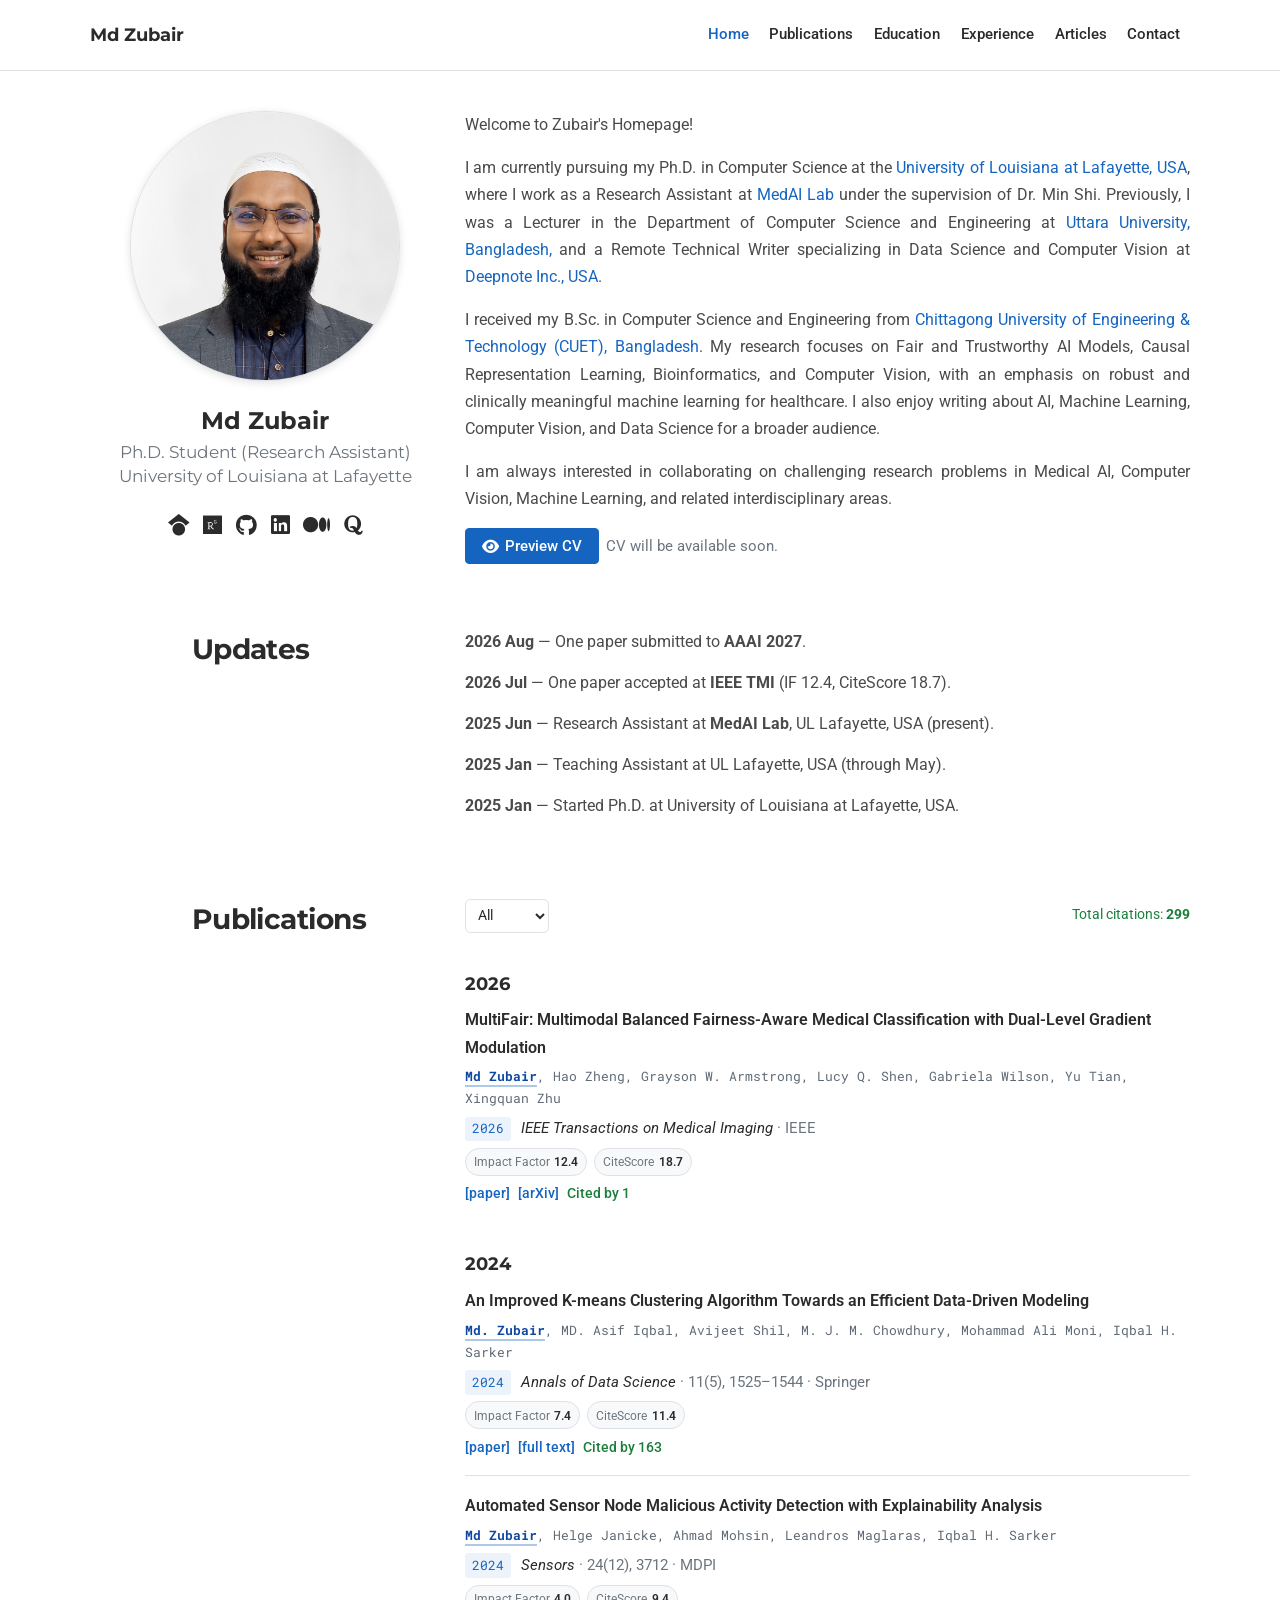
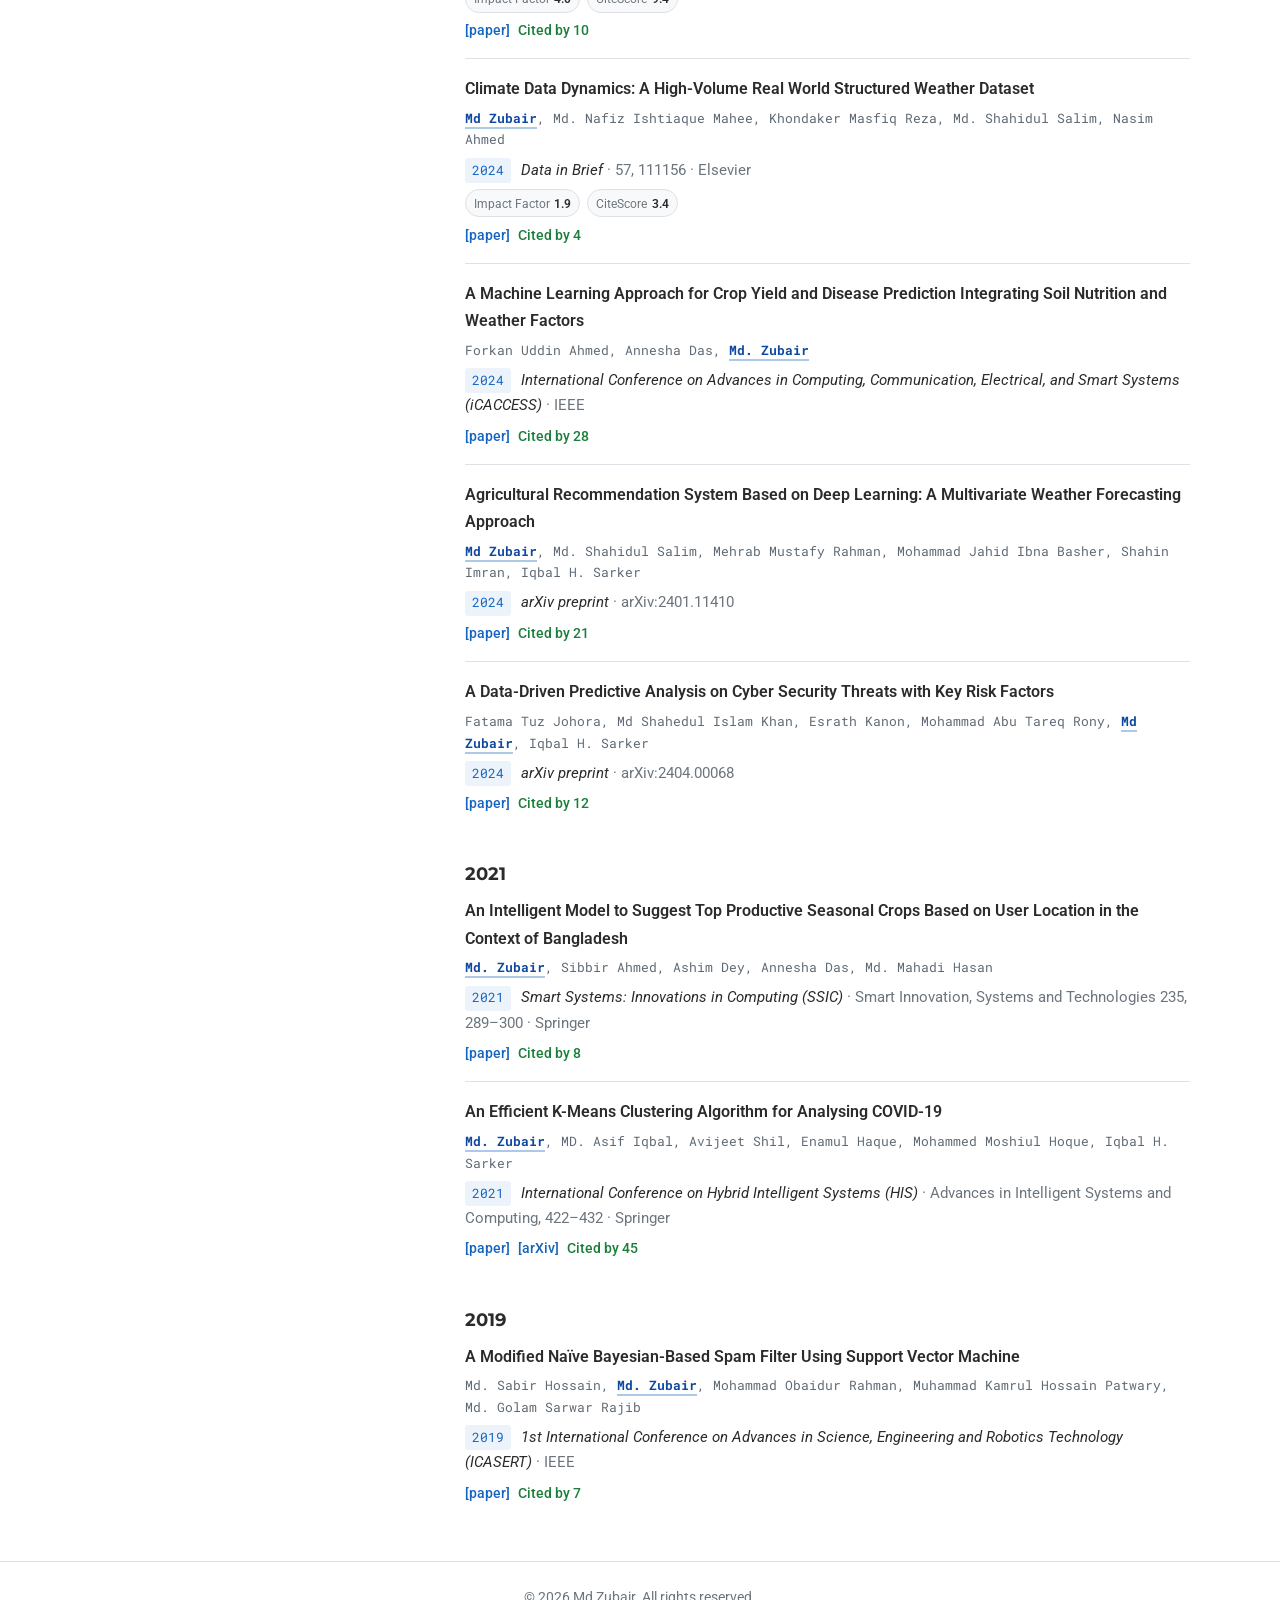
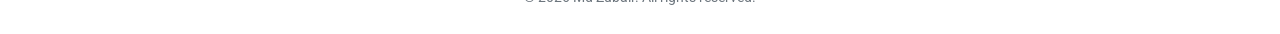
<file: index.html>
<!DOCTYPE html>
<html lang="en">
<head>
  <meta charset="utf-8" />
  <meta name="viewport" content="width=device-width, initial-scale=1" />
  <meta name="description" content="Md Zubair — Ph.D. Student in Computer Science. Machine Learning, Computer Vision, Data Science." />
  <meta name="author" content="Md Zubair" />
  <title>Md Zubair</title>
  <link rel="preconnect" href="https://fonts.googleapis.com" />
  <link rel="preconnect" href="https://fonts.gstatic.com" crossorigin />
  <link href="https://fonts.googleapis.com/css2?family=Montserrat:wght@400;700&family=Roboto+Mono&family=Roboto:wght@400;500;700&display=swap" rel="stylesheet" />
  <link rel="stylesheet" href="https://cdnjs.cloudflare.com/ajax/libs/font-awesome/6.5.1/css/all.min.css" />
  <link rel="stylesheet" href="css/style.css?v=20261014c" />
  <link rel="icon" href="assets/ull-logo.svg" />
</head>
<body>
  <nav class="navbar" id="navbar-main">
    <div class="container">
      <div class="navbar-inner">
        <a class="navbar-brand" href="index.html">Md Zubair</a>
        <button class="nav-toggle" id="nav-toggle" aria-label="Toggle navigation" aria-expanded="false">
          <i class="fas fa-bars"></i>
        </button>
      </div>
      <ul class="navbar-nav" id="navbar-nav">
        <li><a href="index.html" class="active">Home</a></li>
        <li><a href="publications.html">Publications</a></li>
        <li><a href="education.html">Education</a></li>
        <li><a href="experience.html">Experience</a></li>
        <li><a href="articles.html">Articles</a></li>
        <li><a href="contact.html">Contact</a></li>
      </ul>
    </div>
  </nav>

  <!-- About -->
  <section id="about" class="home-section">
    <div class="container">
      <div class="row">
        <div class="col-lg-4">
          <div id="profile">
            <img class="avatar" src="assets/zubair.png" width="270" height="270" alt="Md Zubair" />
            <div class="portrait-title">
              <h2>Md Zubair</h2>
              <h3>Ph.D. Student (Research Assistant)</h3>
              <h3>
                <a href="https://louisiana.edu/" target="_blank" rel="noopener">University of Louisiana at Lafayette</a>
              </h3>
            </div>
            <ul class="network-icon" aria-label="Social links">
              <li>
                <a href="https://scholar.google.com/citations?user=CbTdO6kAAAAJ&hl=en" target="_blank" rel="noopener" aria-label="Google Scholar" title="Google Scholar"><i class="fab fa-google-scholar"></i></a>
              </li>
              <li>
                <a href="https://www.researchgate.net/profile/Md-Zubair-6" target="_blank" rel="noopener" aria-label="ResearchGate" title="ResearchGate"><i class="fab fa-researchgate"></i></a>
              </li>
              <li>
                <a href="https://github.com/Zubair063" target="_blank" rel="noopener" aria-label="GitHub" title="GitHub"><i class="fab fa-github"></i></a>
              </li>
              <li>
                <a href="https://www.linkedin.com/in/zubair063/" target="_blank" rel="noopener" aria-label="LinkedIn" title="LinkedIn"><i class="fab fa-linkedin"></i></a>
              </li>
              <li>
                <a href="https://medium.com/@zubairhossain" target="_blank" rel="noopener" aria-label="Medium" title="Medium"><i class="fab fa-medium"></i></a>
              </li>
              <li>
                <a href="https://www.quora.com/profile/Md-Zubair-210" target="_blank" rel="noopener" aria-label="Quora" title="Quora"><i class="fab fa-quora"></i></a>
              </li>
            </ul>
          </div>
        </div>

        <div class="col-lg-8">
          <div class="article-style">
            <p>Welcome to Zubair's Homepage!</p>
            <p>
              I am currently pursuing my Ph.D. in Computer Science at the
              <a href="https://louisiana.edu/" target="_blank" rel="noopener">University of Louisiana at Lafayette, USA</a>,
              where I work as a Research Assistant at
              <a href="https://www.medai-lab.com/" target="_blank" rel="noopener">MedAI Lab</a>
              under the supervision of Dr. Min Shi. Previously, I was a Lecturer in the Department of Computer Science and Engineering at
              <a href="https://uttarauniversity.edu.bd/" target="_blank" rel="noopener">Uttara University, Bangladesh,</a>
              and a Remote Technical Writer specializing in Data Science and Computer Vision at
              <a href="https://deepnote.com/" target="_blank" rel="noopener">Deepnote Inc., USA</a>.
            </p>
            <p>
              I received my B.Sc. in Computer Science and Engineering from
              <a href="https://www.cuet.ac.bd/" target="_blank" rel="noopener">Chittagong University of Engineering &amp; Technology (CUET), Bangladesh</a>.
              My research focuses on Fair and Trustworthy AI Models, Causal Representation Learning, Bioinformatics, and Computer Vision, with an emphasis on robust and clinically meaningful machine learning for healthcare.
              I also enjoy writing about AI, Machine Learning, Computer Vision, and Data Science for a broader audience.
            </p>
            <p>
              I am always interested in collaborating on challenging research problems in Medical AI, Computer Vision, Machine Learning, and related interdisciplinary areas.
            </p>
            <div class="cv-actions">
              <button type="button" class="cv-btn" id="cv-preview-btn" aria-haspopup="dialog" aria-controls="cv-modal">
                <i class="fas fa-eye"></i> Preview CV
              </button>
              <span class="cv-soon">CV will be available soon.</span>
            </div>
          </div>
        </div>
      </div>

      <div class="row home-updates">
        <div class="section-heading col-lg-4">
          <h2 class="home-block-title">Updates</h2>
        </div>
        <div class="col-lg-8 updates-list">
          <p><strong>2026 Aug</strong> — One paper submitted to <strong>AAAI 2027</strong>.</p>
          <p><strong>2026 Jul</strong> — One paper accepted at <strong>IEEE TMI</strong> (IF 12.4, CiteScore 18.7).</p>
          <p><strong>2025 Jun</strong> — Research Assistant at <strong>MedAI Lab</strong>, UL Lafayette, USA (present).</p>
          <p><strong>2025 Jan</strong> — Teaching Assistant at UL Lafayette, USA (through May).</p>
          <p><strong>2025 Jan</strong> — Started Ph.D. at University of Louisiana at Lafayette, USA.</p>
        </div>
      </div>
    </div>
  </section>

  <!-- Publications -->
  <section id="publications" class="home-section">
    <div class="container">
      <div class="row">
        <div class="section-heading col-lg-4">
          <h2 class="home-block-title">Publications</h2>
        </div>
        <div class="col-lg-8">
          <div class="article-filters publication-filters">
            <label class="filter-select-label">
              <span class="visually-hidden">Filter publications by year</span>
              <select class="filter-select" aria-label="Filter publications by year">
                <option value="all">All</option>
                <option value="2026">2026</option>
                <option value="2024">2024</option>
                <option value="2021">2021</option>
                <option value="2019">2019</option>
              </select>
            </label>
            <a class="scholar-total" href="https://scholar.google.com/citations?user=CbTdO6kAAAAJ&hl=en" target="_blank" rel="noopener">
              Total citations: <strong data-scholar-total>—</strong>
            </a>
          </div>

          <div class="article-topic" data-cat="2026">
            <div class="pub-type-label">2026</div>
            <ul class="pub-list">
              <li class="pub-item" data-scholar-title="MultiFair: Multimodal Balanced Fairness-Aware Medical Classification with Dual-Level Gradient Modulation">
                <p class="pub-title">MultiFair: Multimodal Balanced Fairness-Aware Medical Classification with Dual-Level Gradient Modulation</p>
                <p class="pub-authors">
                  <span class="author-me">Md Zubair</span>, Hao Zheng, Grayson W. Armstrong, Lucy Q. Shen, Gabriela Wilson, Yu Tian, Xingquan Zhu
                </p>
                <p class="pub-meta">
                  <span class="pub-year">2026</span>
                  <span class="pub-venue">IEEE Transactions on Medical Imaging</span>
                  · IEEE
                </p>
                <div class="pub-metrics">
                  <span class="pub-metric">Impact Factor <strong>12.4</strong></span>
                  <span class="pub-metric">CiteScore <strong>18.7</strong></span>
                </div>
                <div class="pub-links">
                  <a href="https://doi.org/10.1109/TMI.2026.3713843" target="_blank" rel="noopener">[paper]</a>
                  <a href="https://arxiv.org/abs/2510.07328" target="_blank" rel="noopener">[arXiv]</a>
                  <a href="https://scholar.google.com/citations?user=CbTdO6kAAAAJ&hl=en" target="_blank" rel="noopener" data-scholar-citations>Cited by —</a>
                </div>
              </li>
            </ul>
          </div>

          <div class="article-topic" data-cat="2024">
            <div class="pub-type-label">2024</div>
            <ul class="pub-list">
              <li class="pub-item" data-scholar-title="An improved K-means clustering algorithm towards an efficient data-driven modeling">
                <p class="pub-title">An Improved K-means Clustering Algorithm Towards an Efficient Data-Driven Modeling</p>
                <p class="pub-authors">
                  <span class="author-me">Md. Zubair</span>, MD. Asif Iqbal, Avijeet Shil, M. J. M. Chowdhury, Mohammad Ali Moni, Iqbal H. Sarker
                </p>
                <p class="pub-meta">
                  <span class="pub-year">2024</span>
                  <span class="pub-venue">Annals of Data Science</span>
                  · 11(5), 1525–1544 · Springer
                </p>
                <div class="pub-metrics">
                  <span class="pub-metric">Impact Factor <strong>7.4</strong></span>
                  <span class="pub-metric">CiteScore <strong>11.4</strong></span>
                </div>
                <div class="pub-links">
                  <a href="https://doi.org/10.1007/s40745-022-00428-2" target="_blank" rel="noopener">[paper]</a>
                  <a href="https://pmc.ncbi.nlm.nih.gov/articles/PMC9243813/pdf/40745_2022_Article_428.pdf" target="_blank" rel="noopener">[full text]</a>
                  <a href="https://scholar.google.com/citations?user=CbTdO6kAAAAJ&hl=en" target="_blank" rel="noopener" data-scholar-citations>Cited by —</a>
                </div>
              </li>
              <li class="pub-item" data-scholar-title="Automated sensor node malicious activity detection with explainability analysis">
                <p class="pub-title">Automated Sensor Node Malicious Activity Detection with Explainability Analysis</p>
                <p class="pub-authors">
                  <span class="author-me">Md Zubair</span>, Helge Janicke, Ahmad Mohsin, Leandros Maglaras, Iqbal H. Sarker
                </p>
                <p class="pub-meta">
                  <span class="pub-year">2024</span>
                  <span class="pub-venue">Sensors</span>
                  · 24(12), 3712 · MDPI
                </p>
                <div class="pub-metrics">
                  <span class="pub-metric">Impact Factor <strong>4.0</strong></span>
                  <span class="pub-metric">CiteScore <strong>9.4</strong></span>
                </div>
                <div class="pub-links">
                  <a href="https://doi.org/10.3390/s24123712" target="_blank" rel="noopener">[paper]</a>
                  <a href="https://scholar.google.com/citations?user=CbTdO6kAAAAJ&hl=en" target="_blank" rel="noopener" data-scholar-citations>Cited by —</a>
                </div>
              </li>
              <li class="pub-item" data-scholar-title="Climate data dynamics: A high-volume real world structured weather dataset">
                <p class="pub-title">Climate Data Dynamics: A High-Volume Real World Structured Weather Dataset</p>
                <p class="pub-authors">
                  <span class="author-me">Md Zubair</span>, Md. Nafiz Ishtiaque Mahee, Khondaker Masfiq Reza, Md. Shahidul Salim, Nasim Ahmed
                </p>
                <p class="pub-meta">
                  <span class="pub-year">2024</span>
                  <span class="pub-venue">Data in Brief</span>
                  · 57, 111156 · Elsevier
                </p>
                <div class="pub-metrics">
                  <span class="pub-metric">Impact Factor <strong>1.9</strong></span>
                  <span class="pub-metric">CiteScore <strong>3.4</strong></span>
                </div>
                <div class="pub-links">
                  <a href="https://doi.org/10.1016/j.dib.2024.111156" target="_blank" rel="noopener">[paper]</a>
                  <a href="https://scholar.google.com/citations?user=CbTdO6kAAAAJ&hl=en" target="_blank" rel="noopener" data-scholar-citations>Cited by —</a>
                </div>
              </li>
              <li class="pub-item" data-scholar-title="A machine learning approach for crop yield and disease prediction integrating soil nutrition and weather factors">
                <p class="pub-title">A Machine Learning Approach for Crop Yield and Disease Prediction Integrating Soil Nutrition and Weather Factors</p>
                <p class="pub-authors">
                  Forkan Uddin Ahmed, Annesha Das, <span class="author-me">Md. Zubair</span>
                </p>
                <p class="pub-meta">
                  <span class="pub-year">2024</span>
                  <span class="pub-venue">International Conference on Advances in Computing, Communication, Electrical, and Smart Systems (iCACCESS)</span>
                  · IEEE
                </p>
                <div class="pub-links">
                  <a href="https://doi.org/10.1109/iCACCESS61735.2024.10499459" target="_blank" rel="noopener">[paper]</a>
                  <a href="https://scholar.google.com/citations?user=CbTdO6kAAAAJ&hl=en" target="_blank" rel="noopener" data-scholar-citations>Cited by —</a>
                </div>
              </li>
              <li class="pub-item" data-scholar-title="Agricultural recommendation system based on deep learning: A multivariate weather forecasting approach">
                <p class="pub-title">Agricultural Recommendation System Based on Deep Learning: A Multivariate Weather Forecasting Approach</p>
                <p class="pub-authors">
                  <span class="author-me">Md Zubair</span>, Md. Shahidul Salim, Mehrab Mustafy Rahman, Mohammad Jahid Ibna Basher, Shahin Imran, Iqbal H. Sarker
                </p>
                <p class="pub-meta">
                  <span class="pub-year">2024</span>
                  <span class="pub-venue">arXiv preprint</span>
                  · arXiv:2401.11410
                </p>
                <div class="pub-links">
                  <a href="https://arxiv.org/abs/2401.11410" target="_blank" rel="noopener">[paper]</a>
                  <a href="https://scholar.google.com/citations?user=CbTdO6kAAAAJ&hl=en" target="_blank" rel="noopener" data-scholar-citations>Cited by —</a>
                </div>
              </li>
              <li class="pub-item" data-scholar-title="A data-driven predictive analysis on cyber security threats with key risk factors">
                <p class="pub-title">A Data-Driven Predictive Analysis on Cyber Security Threats with Key Risk Factors</p>
                <p class="pub-authors">
                  Fatama Tuz Johora, Md Shahedul Islam Khan, Esrath Kanon, Mohammad Abu Tareq Rony, <span class="author-me">Md Zubair</span>, Iqbal H. Sarker
                </p>
                <p class="pub-meta">
                  <span class="pub-year">2024</span>
                  <span class="pub-venue">arXiv preprint</span>
                  · arXiv:2404.00068
                </p>
                <div class="pub-links">
                  <a href="https://arxiv.org/abs/2404.00068" target="_blank" rel="noopener">[paper]</a>
                  <a href="https://scholar.google.com/citations?user=CbTdO6kAAAAJ&hl=en" target="_blank" rel="noopener" data-scholar-citations>Cited by —</a>
                </div>
              </li>
            </ul>
          </div>

          <div class="article-topic" data-cat="2021">
            <div class="pub-type-label">2021</div>
            <ul class="pub-list">
              <li class="pub-item" data-scholar-title="An Intelligent Model to Suggest Top Productive Seasonal Crops Based on User Location in Context of Bangladesh">
                <p class="pub-title">An Intelligent Model to Suggest Top Productive Seasonal Crops Based on User Location in the Context of Bangladesh</p>
                <p class="pub-authors">
                  <span class="author-me">Md. Zubair</span>, Sibbir Ahmed, Ashim Dey, Annesha Das, Md. Mahadi Hasan
                </p>
                <p class="pub-meta">
                  <span class="pub-year">2021</span>
                  <span class="pub-venue">Smart Systems: Innovations in Computing (SSIC)</span>
                  · Smart Innovation, Systems and Technologies 235, 289–300 · Springer
                </p>
                <div class="pub-links">
                  <a href="https://doi.org/10.1007/978-981-16-2877-1_26" target="_blank" rel="noopener">[paper]</a>
                  <a href="https://scholar.google.com/citations?user=CbTdO6kAAAAJ&hl=en" target="_blank" rel="noopener" data-scholar-citations>Cited by —</a>
                </div>
              </li>
              <li class="pub-item" data-scholar-title="An efficient k-means clustering algorithm for analysing covid-19">
                <p class="pub-title">An Efficient K-Means Clustering Algorithm for Analysing COVID-19</p>
                <p class="pub-authors">
                  <span class="author-me">Md. Zubair</span>, MD. Asif Iqbal, Avijeet Shil, Enamul Haque, Mohammed Moshiul Hoque, Iqbal H. Sarker
                </p>
                <p class="pub-meta">
                  <span class="pub-year">2021</span>
                  <span class="pub-venue">International Conference on Hybrid Intelligent Systems (HIS)</span>
                  · Advances in Intelligent Systems and Computing, 422–432 · Springer
                </p>
                <div class="pub-links">
                  <a href="https://doi.org/10.1007/978-3-030-73050-5_43" target="_blank" rel="noopener">[paper]</a>
                  <a href="https://arxiv.org/abs/2101.03140" target="_blank" rel="noopener">[arXiv]</a>
                  <a href="https://scholar.google.com/citations?user=CbTdO6kAAAAJ&hl=en" target="_blank" rel="noopener" data-scholar-citations>Cited by —</a>
                </div>
              </li>
            </ul>
          </div>

          <div class="article-topic" data-cat="2019">
            <div class="pub-type-label">2019</div>
            <ul class="pub-list">
              <li class="pub-item" data-scholar-title="A modified Naïve Bayesian-based spam filter using support vector machine">
                <p class="pub-title">A Modified Naïve Bayesian-Based Spam Filter Using Support Vector Machine</p>
                <p class="pub-authors">
                  Md. Sabir Hossain, <span class="author-me">Md. Zubair</span>, Mohammad Obaidur Rahman, Muhammad Kamrul Hossain Patwary, Md. Golam Sarwar Rajib
                </p>
                <p class="pub-meta">
                  <span class="pub-year">2019</span>
                  <span class="pub-venue">1st International Conference on Advances in Science, Engineering and Robotics Technology (ICASERT)</span>
                  · IEEE
                </p>
                <div class="pub-links">
                  <a href="https://doi.org/10.1109/ICASERT.2019.8934629" target="_blank" rel="noopener">[paper]</a>
                  <a href="https://scholar.google.com/citations?user=CbTdO6kAAAAJ&hl=en" target="_blank" rel="noopener" data-scholar-citations>Cited by —</a>
                </div>
              </li>
            </ul>
          </div>
        </div>
      </div>
    </div>
  </section>

  <footer class="site-footer">
    <div class="container">
      <p>© <span id="year"></span> Md Zubair. All rights reserved.</p>
    </div>
  </footer>

  <div class="cv-modal" id="cv-modal" role="dialog" aria-modal="true" aria-labelledby="cv-modal-title" hidden>
    <div class="cv-modal-backdrop" data-cv-close></div>
    <div class="cv-modal-panel cv-modal-notice">
      <div class="cv-modal-header">
        <h2 id="cv-modal-title">Curriculum Vitae</h2>
        <div class="cv-modal-actions">
          <button type="button" class="cv-modal-close" data-cv-close aria-label="Close CV preview">
            <i class="fas fa-times"></i>
          </button>
        </div>
      </div>
      <div class="cv-modal-body">
        <p class="cv-soon-message">CV will be available soon.</p>
      </div>
    </div>
  </div>

  <script src="js/main.js?v=20260825b"></script>
</body>
</html>
</file>
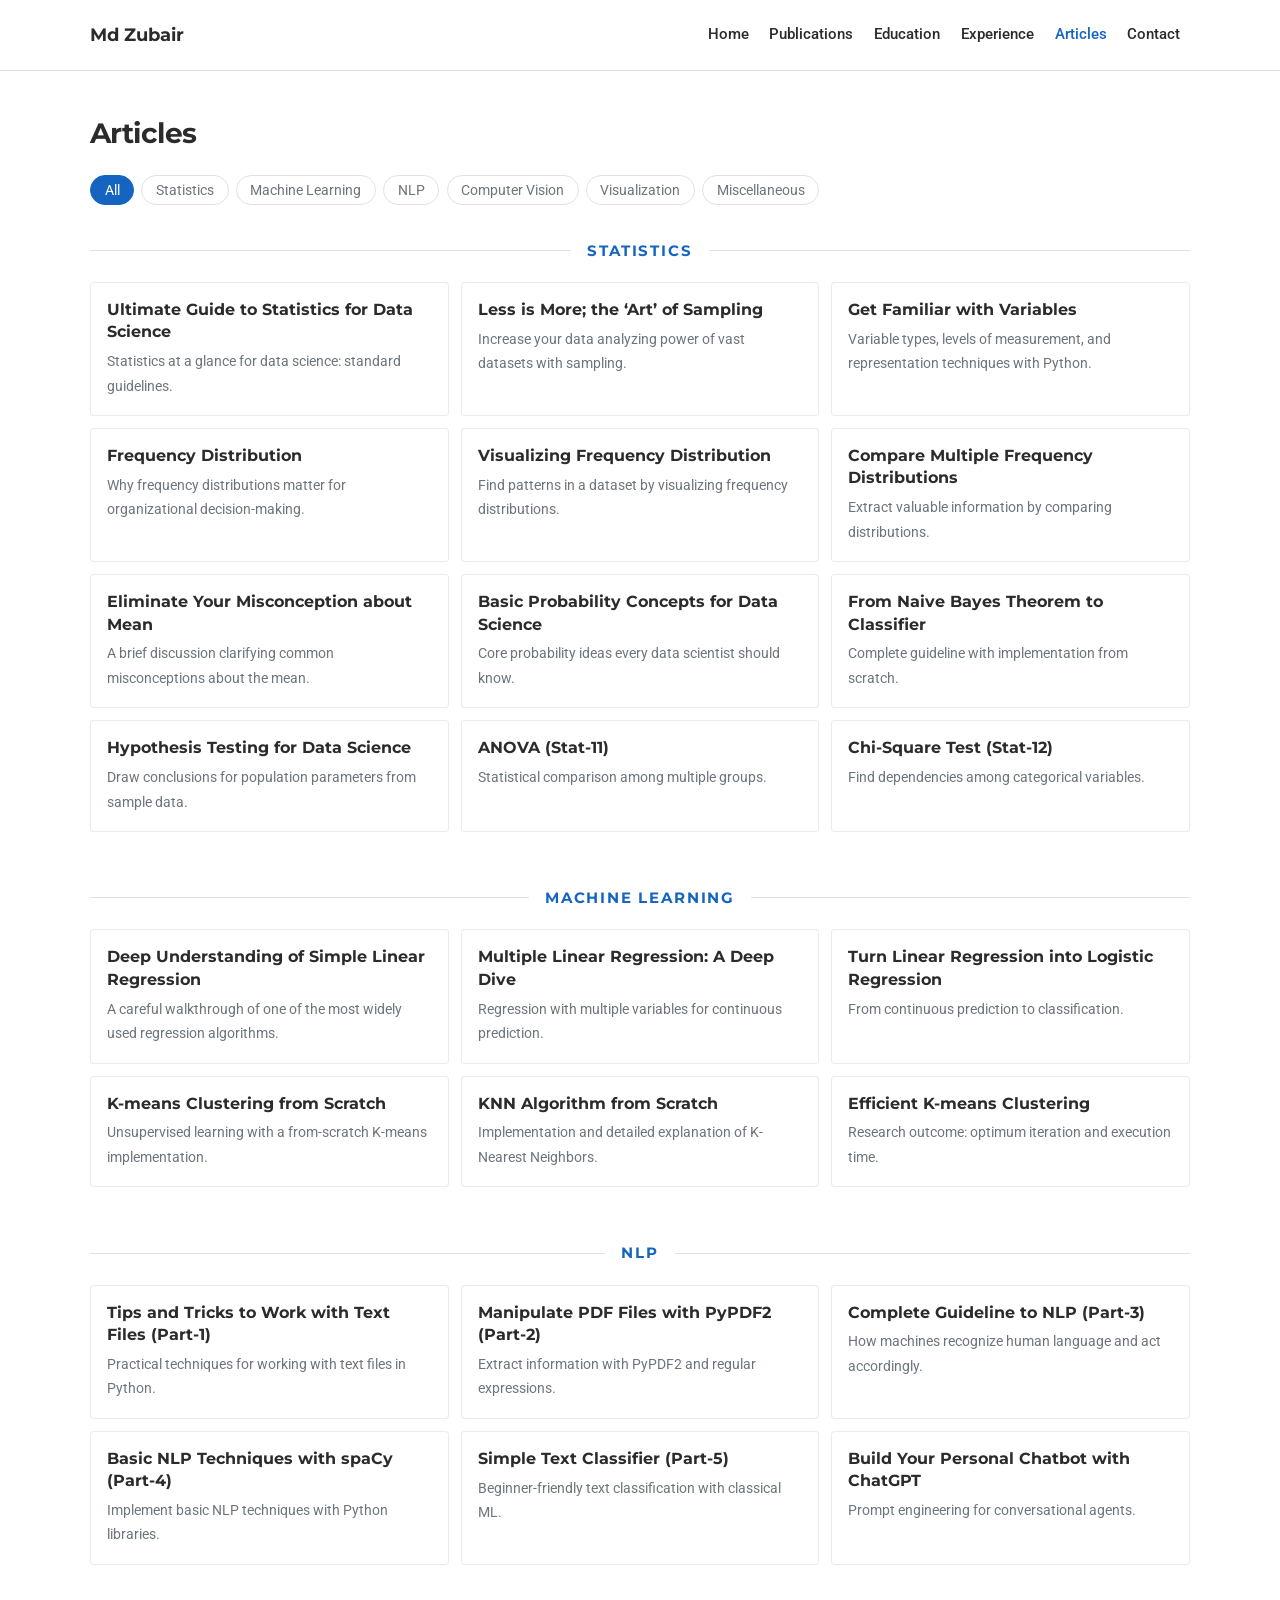
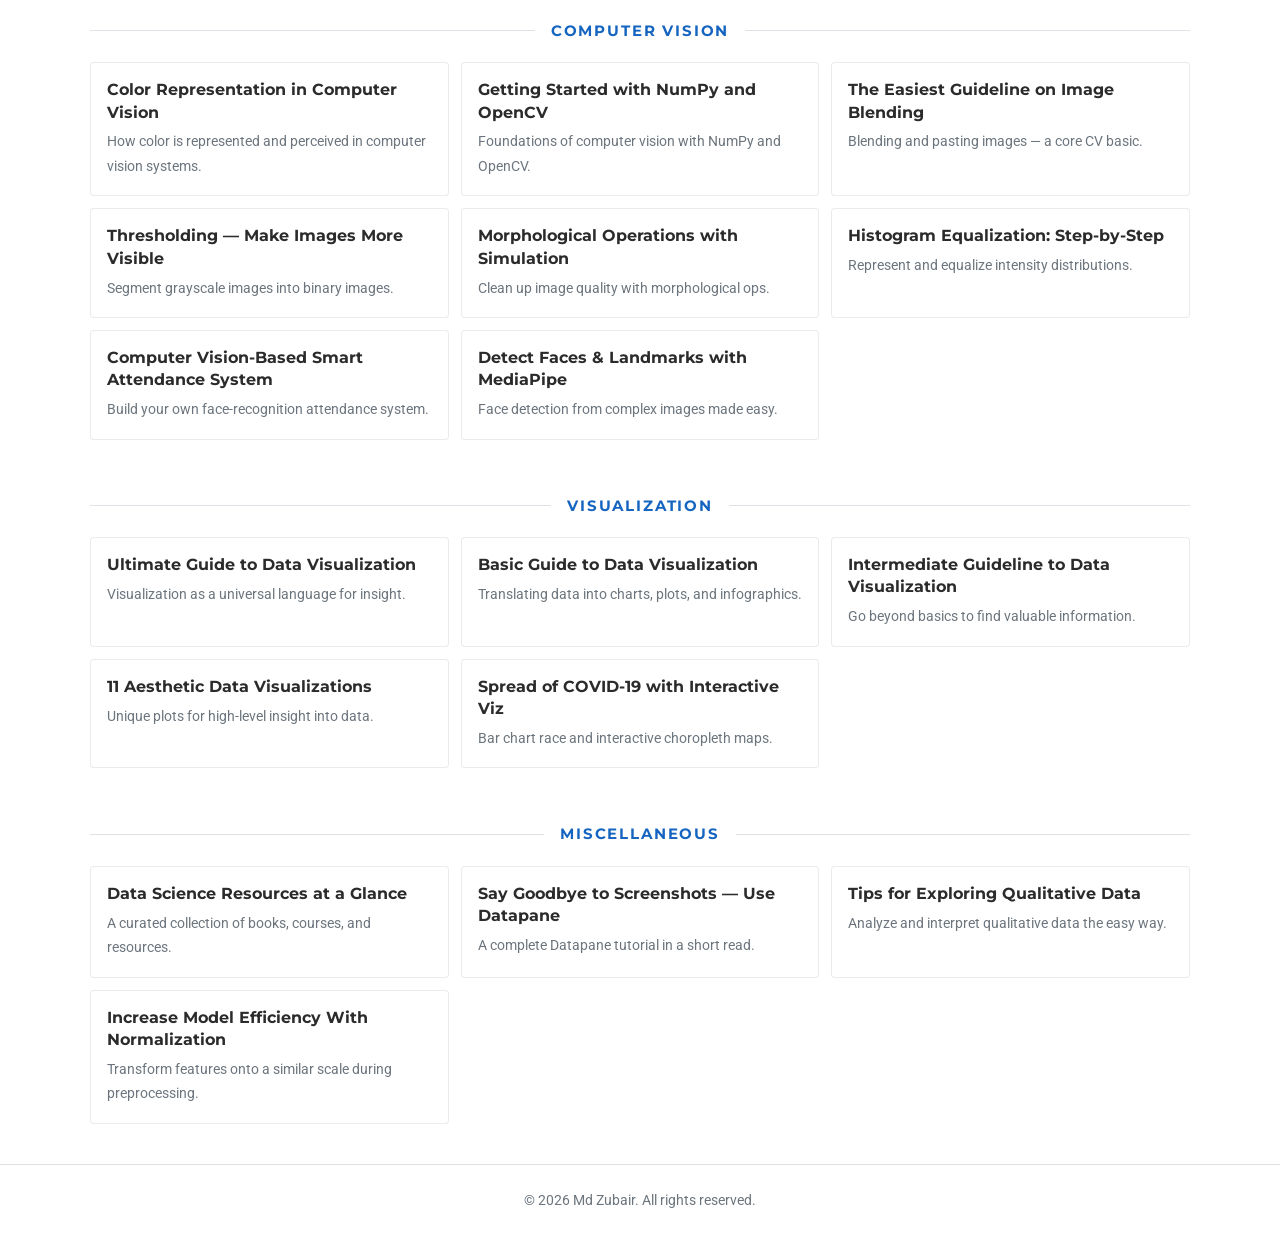
<file: articles.html>
<!DOCTYPE html>
<html lang="en">
<head>
  <meta charset="utf-8" />
  <meta name="viewport" content="width=device-width, initial-scale=1" />
  <meta name="description" content="Md Zubair — Ph.D. Student in Computer Science. Machine Learning, Computer Vision, Data Science." />
  <meta name="author" content="Md Zubair" />
  <title>Articles · Md Zubair</title>
  <link rel="preconnect" href="https://fonts.googleapis.com" />
  <link rel="preconnect" href="https://fonts.gstatic.com" crossorigin />
  <link href="https://fonts.googleapis.com/css2?family=Montserrat:wght@400;700&family=Roboto+Mono&family=Roboto:wght@400;500;700&display=swap" rel="stylesheet" />
  <link rel="stylesheet" href="https://cdnjs.cloudflare.com/ajax/libs/font-awesome/6.5.1/css/all.min.css" />
  <link rel="stylesheet" href="css/style.css?v=20260829d" />
  <link rel="icon" href="assets/ull-logo.svg" />
</head>
<body class="inner-page">
  <nav class="navbar" id="navbar-main">
    <div class="container">
      <div class="navbar-inner">
        <a class="navbar-brand" href="index.html">Md Zubair</a>
        <button class="nav-toggle" id="nav-toggle" aria-label="Toggle navigation" aria-expanded="false">
          <i class="fas fa-bars"></i>
        </button>
      </div>
      <ul class="navbar-nav" id="navbar-nav">
        <li><a href="index.html">Home</a></li>
        <li><a href="publications.html">Publications</a></li>
        <li><a href="education.html">Education</a></li>
        <li><a href="experience.html">Experience</a></li>
        <li><a href="articles.html" class="active">Articles</a></li>
        <li><a href="contact.html">Contact</a></li>
      </ul>
    </div>
  </nav>

  <!-- Articles -->
  <section id="articles" class="home-section">
    <div class="container">
      <div class="page-intro">
        <h1>Articles</h1>
      </div>

      <div class="article-filters" id="article-filters">
        <button type="button" class="filter-btn active" data-filter="all">All</button>
        <button type="button" class="filter-btn" data-filter="stats">Statistics</button>
        <button type="button" class="filter-btn" data-filter="ml">Machine Learning</button>
        <button type="button" class="filter-btn" data-filter="nlp">NLP</button>
        <button type="button" class="filter-btn" data-filter="cv">Computer Vision</button>
        <button type="button" class="filter-btn" data-filter="viz">Visualization</button>
        <button type="button" class="filter-btn" data-filter="misc">Miscellaneous</button>
      </div>

      <div class="article-topic" data-cat="stats">
        <h2 class="article-topic-title"><span>Statistics</span></h2>
        <div class="article-grid">
            <article class="article-card" data-cat="stats">
              <h3><a href="https://medium.com/data-science/ultimate-guide-to-statistics-for-data-science-a3d8f1fd69a7?sk=f36bc71636789d4611e0879178faa8f1" target="_blank" rel="noopener">Ultimate Guide to Statistics for Data Science</a></h3>
              <p>Statistics at a glance for data science: standard guidelines.</p>
            </article>
            <article class="article-card" data-cat="stats">
              <h3><a href="https://medium.com/data-science/less-is-more-the-art-of-sampling-dda8b59d399?sk=97642f07012fbc26806214514f5a178e" target="_blank" rel="noopener">Less is More; the ‘Art’ of Sampling</a></h3>
              <p>Increase your data analyzing power of vast datasets with sampling.</p>
            </article>
            <article class="article-card" data-cat="stats">
              <h3><a href="https://medium.com/data-science/get-familiar-with-the-most-important-weapon-of-data-science-variables-48cc7cd85dc5?sk=55074399aaf6069ca26c948d813ece9d" target="_blank" rel="noopener">Get Familiar with Variables</a></h3>
              <p>Variable types, levels of measurement, and representation techniques with Python.</p>
            </article>
            <article class="article-card" data-cat="stats">
              <h3><a href="https://medium.com/data-science/to-increase-data-analysing-power-you-must-know-frequency-distribution-afa438c3e7a4?sk=322bd9982334e49a4cdcbed5cf6d38a2" target="_blank" rel="noopener">Frequency Distribution</a></h3>
              <p>Why frequency distributions matter for organizational decision-making.</p>
            </article>
            <article class="article-card" data-cat="stats">
              <h3><a href="https://medium.com/data-science/find-the-patterns-of-a-dataset-by-visualizing-frequency-distribution-c5718ab1f2c2?sk=3d9d81f9d60215c90ba87b9cf577d1b3" target="_blank" rel="noopener">Visualizing Frequency Distribution</a></h3>
              <p>Find patterns in a dataset by visualizing frequency distributions.</p>
            </article>
            <article class="article-card" data-cat="stats">
              <h3><a href="https://medium.com/data-science/compare-multiple-frequency-distributions-to-extract-valuable-information-from-a-dataset-10cba801f07b?sk=b825bd13beffcd3d3bb564775d3bb5ce" target="_blank" rel="noopener">Compare Multiple Frequency Distributions</a></h3>
              <p>Extract valuable information by comparing distributions.</p>
            </article>
            <article class="article-card" data-cat="stats">
              <h3><a href="https://medium.datadriveninvestor.com/eliminate-your-misconception-about-mean-with-a-brief-discussion-a9fed67d4b08?sk=b2aab45de95baec661909986f1db9365" target="_blank" rel="noopener">Eliminate Your Misconception about Mean</a></h3>
              <p>A brief discussion clarifying common misconceptions about the mean.</p>
            </article>
            <article class="article-card" data-cat="stats">
              <h3><a href="https://medium.com/data-science/basic-probability-concepts-for-data-science-eb8e08c9ad92?sk=1d91538085276ee6502b0b8ffd449e2c" target="_blank" rel="noopener">Basic Probability Concepts for Data Science</a></h3>
              <p>Core probability ideas every data scientist should know.</p>
            </article>
            <article class="article-card" data-cat="stats">
              <h3><a href="https://medium.com/data-science/road-map-from-naive-bayes-theorem-to-naive-bayes-classifier-6395fc6d5d2a?sk=7f0ed02417710d93c022f7757645cd31" target="_blank" rel="noopener">From Naive Bayes Theorem to Classifier</a></h3>
              <p>Complete guideline with implementation from scratch.</p>
            </article>
            <article class="article-card" data-cat="stats">
              <h3><a href="https://medium.datadriveninvestor.com/all-you-need-to-know-about-hypothesis-testing-for-data-science-enthusiasts-30cfe1dce028?sk=b2af5e4c55f88a40bd64cb5754fd5072" target="_blank" rel="noopener">Hypothesis Testing for Data Science</a></h3>
              <p>Draw conclusions for population parameters from sample data.</p>
            </article>
            <article class="article-card" data-cat="stats">
              <h3><a href="https://medium.com/data-science/statistical-comparison-among-multiple-groups-with-anova-d4ac27f6e59e?sk=6db995c413edcc7d924705aba4fcb7d9" target="_blank" rel="noopener">ANOVA (Stat-11)</a></h3>
              <p>Statistical comparison among multiple groups.</p>
            </article>
            <article class="article-card" data-cat="stats">
              <h3><a href="https://medium.com/data-science/compare-dependency-of-categorical-variables-with-chi-square-test-982baff64e81?sk=ab92d3a7b3282090b4c5fa37b699b4a4" target="_blank" rel="noopener">Chi-Square Test (Stat-12)</a></h3>
              <p>Find dependencies among categorical variables.</p>
            </article>
        </div>
      </div>
      <div class="article-topic" data-cat="ml">
        <h2 class="article-topic-title"><span>Machine Learning</span></h2>
        <div class="article-grid">
            <article class="article-card" data-cat="ml">
              <h3><a href="https://medium.com/data-science/deep-understanding-of-simple-linear-regression-3776afe34473?sk=56a0369fc77b53dd28c4236a1a5b5b2b" target="_blank" rel="noopener">Deep Understanding of Simple Linear Regression</a></h3>
              <p>A careful walkthrough of one of the most widely used regression algorithms.</p>
            </article>
            <article class="article-card" data-cat="ml">
              <h3><a href="https://medium.com/data-science/multiple-linear-regression-a-deep-dive-f104c8ede236?sk=9bc8a94915718b1ab055371693b7c445" target="_blank" rel="noopener">Multiple Linear Regression: A Deep Dive</a></h3>
              <p>Regression with multiple variables for continuous prediction.</p>
            </article>
            <article class="article-card" data-cat="ml">
              <h3><a href="https://medium.com/data-science/turn-linear-regression-into-logistic-regression-e088e2408ec9?sk=f137c6f68526c191e1b62515db6233e7" target="_blank" rel="noopener">Turn Linear Regression into Logistic Regression</a></h3>
              <p>From continuous prediction to classification.</p>
            </article>
            <article class="article-card" data-cat="ml">
              <h3><a href="https://medium.com/data-science/unsupervised-learning-and-k-means-clustering-from-scratch-f4e5e9947c39?sk=ee067934e9f0df8748ad2f842c2990da" target="_blank" rel="noopener">K-means Clustering from Scratch</a></h3>
              <p>Unsupervised learning with a from-scratch K-means implementation.</p>
            </article>
            <article class="article-card" data-cat="ml">
              <h3><a href="https://medium.com/data-science/knn-algorithm-from-scratch-37febe0c15b3?sk=ec09acaaab12b5f71150f7432c354b4e" target="_blank" rel="noopener">KNN Algorithm from Scratch</a></h3>
              <p>Implementation and detailed explanation of K-Nearest Neighbors.</p>
            </article>
            <article class="article-card" data-cat="ml">
              <h3><a href="https://medium.com/data-science/efficient-k-means-clustering-algorithm-with-optimum-iteration-and-execution-time-9358a794406c?sk=7954a436cd829bb4b6c6f44a0d67e5ed" target="_blank" rel="noopener">Efficient K-means Clustering</a></h3>
              <p>Research outcome: optimum iteration and execution time.</p>
            </article>
        </div>
      </div>
      <div class="article-topic" data-cat="nlp">
        <h2 class="article-topic-title"><span>NLP</span></h2>
        <div class="article-grid">
            <article class="article-card" data-cat="nlp">
              <h3><a href="https://medium.com/data-science/tips-and-tricks-to-work-with-text-files-in-python-89f14a755315?sk=19359f42abcd6e8c33176431cce9e122" target="_blank" rel="noopener">Tips and Tricks to Work with Text Files (Part-1)</a></h3>
              <p>Practical techniques for working with text files in Python.</p>
            </article>
            <article class="article-card" data-cat="nlp">
              <h3><a href="https://medium.com/data-science/manipulate-pdf-files-extract-information-with-pypdf2-and-regular-expression-39ff697db0ca?sk=2673684c43cb4684e6123a656af9882f" target="_blank" rel="noopener">Manipulate PDF Files with PyPDF2 (Part-2)</a></h3>
              <p>Extract information with PyPDF2 and regular expressions.</p>
            </article>
            <article class="article-card" data-cat="nlp">
              <h3><a href="https://medium.com/data-science/a-complete-guide-to-natural-language-processing-nlp-c91f1cfd3b0c?sk=caf8e598d733afafd00b201da86ef188" target="_blank" rel="noopener">Complete Guideline to NLP (Part-3)</a></h3>
              <p>How machines recognize human language and act accordingly.</p>
            </article>
            <article class="article-card" data-cat="nlp">
              <h3><a href="https://medium.com/@zubairhossain" target="_blank" rel="noopener">Basic NLP Techniques with spaCy (Part-4)</a></h3>
              <p>Implement basic NLP techniques with Python libraries.</p>
            </article>
            <article class="article-card" data-cat="nlp">
              <h3><a href="https://pub.towardsai.net/simple-text-classifier-with-basic-machine-learning-model-fa414791d26e?sk=c4eec4f27964dcca9bc8771866e1aea8" target="_blank" rel="noopener">Simple Text Classifier (Part-5)</a></h3>
              <p>Beginner-friendly text classification with classical ML.</p>
            </article>
            <article class="article-card" data-cat="nlp">
              <h3><a href="https://medium.datadriveninvestor.com/build-your-personal-chatbot-with-chatgpt-prompt-engineering-e7dbb53747c4?sk=d5664e01c7d4309c3806f9e2aa835f53" target="_blank" rel="noopener">Build Your Personal Chatbot with ChatGPT</a></h3>
              <p>Prompt engineering for conversational agents.</p>
            </article>
        </div>
      </div>
      <div class="article-topic" data-cat="cv">
        <h2 class="article-topic-title"><span>Computer Vision</span></h2>
        <div class="article-grid">
            <article class="article-card" data-cat="cv">
              <h3><a href="https://medium.com/@zubairhossain" target="_blank" rel="noopener">Color Representation in Computer Vision</a></h3>
              <p>How color is represented and perceived in computer vision systems.</p>
            </article>
            <article class="article-card" data-cat="cv">
              <h3><a href="https://medium.com/data-science/getting-started-with-numpy-and-opencv-for-computer-vision-555f88536f68" target="_blank" rel="noopener">Getting Started with NumPy and OpenCV</a></h3>
              <p>Foundations of computer vision with NumPy and OpenCV.</p>
            </article>
            <article class="article-card" data-cat="cv">
              <h3><a href="https://medium.com/data-science/blend-images-and-create-watermark-with-opencv-d24381b81bd0?sk=2a26232e31f4d10d582dd4dfee9a6990" target="_blank" rel="noopener">The Easiest Guideline on Image Blending</a></h3>
              <p>Blending and pasting images — a core CV basic.</p>
            </article>
            <article class="article-card" data-cat="cv">
              <h3><a href="https://medium.com/data-science/thresholding-a-way-to-make-images-more-visible-b3e314b5215c?sk=fb736412755d80f20d7e75b629730731" target="_blank" rel="noopener">Thresholding — Make Images More Visible</a></h3>
              <p>Segment grayscale images into binary images.</p>
            </article>
            <article class="article-card" data-cat="cv">
              <h3><a href="https://medium.com/data-science/morphological-operations-a-way-to-remove-image-distortion-513d162e7d05?sk=e52a646276d7411603254b29108d3617" target="_blank" rel="noopener">Morphological Operations with Simulation</a></h3>
              <p>Clean up image quality with morphological ops.</p>
            </article>
            <article class="article-card" data-cat="cv">
              <h3><a href="https://medium.com/data-science/histogram-equalization-a-step-by-step-guideline-06-527dcb1a7504?sk=f7ea6d0c86e998727f4a9993ca4deb74" target="_blank" rel="noopener">Histogram Equalization: Step-by-Step</a></h3>
              <p>Represent and equalize intensity distributions.</p>
            </article>
            <article class="article-card" data-cat="cv">
              <h3><a href="https://medium.datadriveninvestor.com/computer-vision-based-smart-attendance-system-78c908b8c657?sk=cdcfa4e5f587f452be5045ab848a703a" target="_blank" rel="noopener">Computer Vision-Based Smart Attendance System</a></h3>
              <p>Build your own face-recognition attendance system.</p>
            </article>
            <article class="article-card" data-cat="cv">
              <h3><a href="https://medium.com/data-science/write-a-few-lines-of-code-and-detect-faces-draw-landmarks-from-complex-images-mediapipe-932f07566d11?sk=1b733c56090015e8d094fb9824e49fdf" target="_blank" rel="noopener">Detect Faces &amp; Landmarks with MediaPipe</a></h3>
              <p>Face detection from complex images made easy.</p>
            </article>
        </div>
      </div>
      <div class="article-topic" data-cat="viz">
        <h2 class="article-topic-title"><span>Visualization</span></h2>
        <div class="article-grid">
            <article class="article-card" data-cat="viz">
              <h3><a href="https://medium.datadriveninvestor.com/ultimate-guide-to-data-visualization-for-data-science-90b0b13e72ab?sk=75fd327f9a3e284f29799f82211030ec" target="_blank" rel="noopener">Ultimate Guide to Data Visualization</a></h3>
              <p>Visualization as a universal language for insight.</p>
            </article>
            <article class="article-card" data-cat="viz">
              <h3><a href="https://medium.com/data-science/basic-guide-to-data-visualization-for-data-science-8e7d966bf10a?sk=aa70ccca0cb6414116408037e4bdea2d" target="_blank" rel="noopener">Basic Guide to Data Visualization</a></h3>
              <p>Translating data into charts, plots, and infographics.</p>
            </article>
            <article class="article-card" data-cat="viz">
              <h3><a href="https://medium.com/data-science/intermediate-guideline-to-data-visualization-abf64bce91d2?sk=2317fe0242ece221f715ef38e552d847" target="_blank" rel="noopener">Intermediate Guideline to Data Visualization</a></h3>
              <p>Go beyond basics to find valuable information.</p>
            </article>
            <article class="article-card" data-cat="viz">
              <h3><a href="https://medium.com/data-science/11-less-used-but-important-plots-for-data-science-dede3f9b7ebd?sk=8463b69d84e5bd76b99c22b76512d4ab" target="_blank" rel="noopener">11 Aesthetic Data Visualizations</a></h3>
              <p>Unique plots for high-level insight into data.</p>
            </article>
            <article class="article-card" data-cat="viz">
              <h3><a href="https://medium.com/data-science/spread-of-covid-19-with-interactive-data-visualization-521ac471226e?sk=d8bf886c084b06173df4d56238ecde88" target="_blank" rel="noopener">Spread of COVID-19 with Interactive Viz</a></h3>
              <p>Bar chart race and interactive choropleth maps.</p>
            </article>
        </div>
      </div>
      <div class="article-topic" data-cat="misc">
        <h2 class="article-topic-title"><span>Miscellaneous</span></h2>
        <div class="article-grid">
            <article class="article-card" data-cat="misc">
              <h3><a href="https://medium.datadriveninvestor.com/grab-all-the-data-science-resources-at-a-glance-and-grow-yourself-66ff61240e41?sk=6f1ebcbbc75e8a0aa40e528cc5457e37" target="_blank" rel="noopener">Data Science Resources at a Glance</a></h3>
              <p>A curated collection of books, courses, and resources.</p>
            </article>
            <article class="article-card" data-cat="misc">
              <h3><a href="https://medium.com/data-science/say-goodbye-to-screenshot-and-use-datapane-for-data-science-report-e698bbd29f72?sk=347d0f7b6ff042e09af1d3cc54da6848" target="_blank" rel="noopener">Say Goodbye to Screenshots — Use Datapane</a></h3>
              <p>A complete Datapane tutorial in a short read.</p>
            </article>
            <article class="article-card" data-cat="misc">
              <h3><a href="https://medium.datadriveninvestor.com/tips-and-tricks-of-exploring-qualitative-data-19dd1e3ce6ef?sk=f434b6443370a4da51fb608d92ab9d98" target="_blank" rel="noopener">Tips for Exploring Qualitative Data</a></h3>
              <p>Analyze and interpret qualitative data the easy way.</p>
            </article>
            <article class="article-card" data-cat="misc">
              <h3><a href="https://medium.com/@zubairhossain" target="_blank" rel="noopener">Increase Model Efficiency With Normalization</a></h3>
              <p>Transform features onto a similar scale during preprocessing.</p>
            </article>
        </div>
      </div>
    </div>
  </section>

  <footer class="site-footer">
    <div class="container">
      <p>© <span id="year"></span> Md Zubair. All rights reserved.</p>
    </div>
  </footer>

  <script src="js/main.js?v=20260824k"></script>
</body>
</html>
</file>
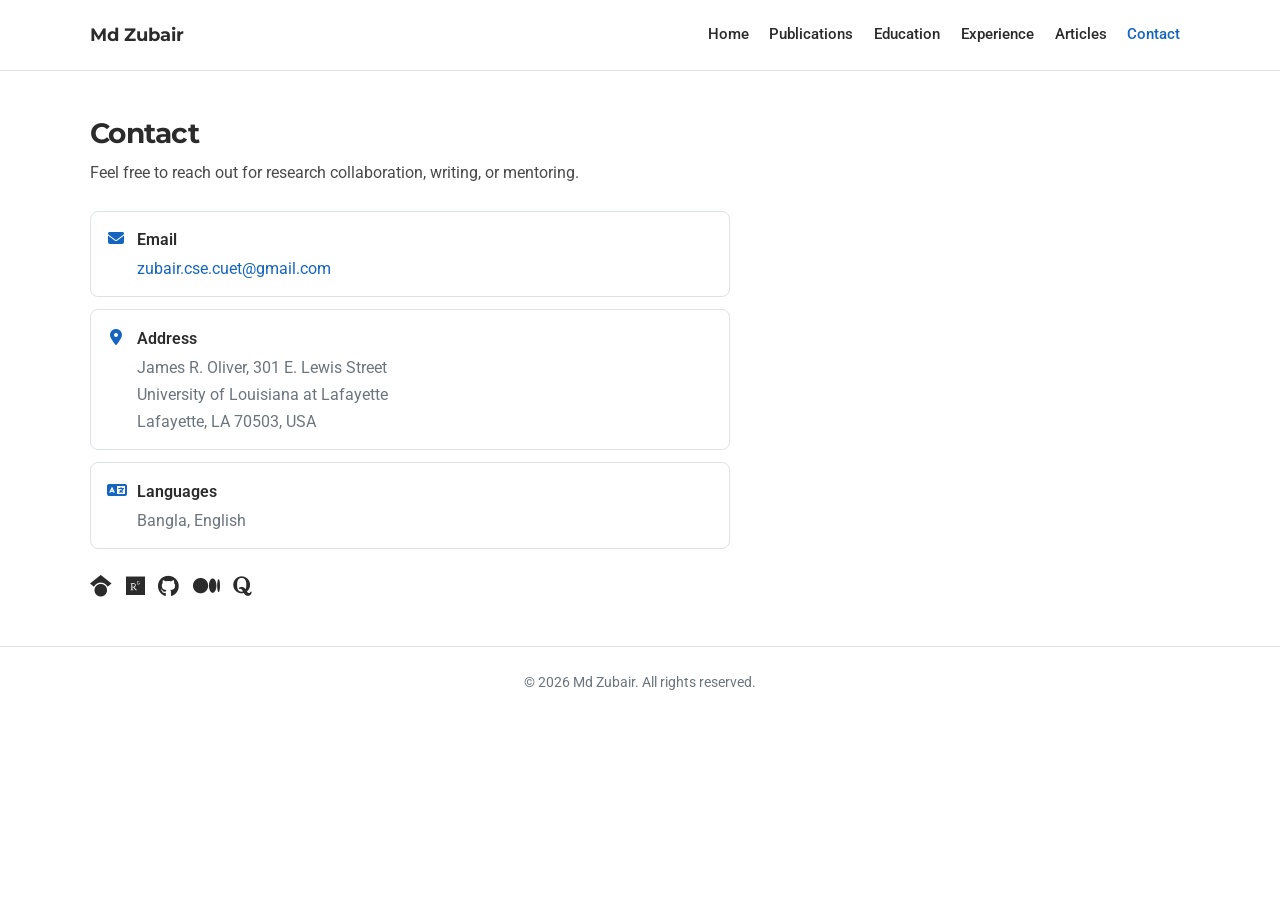
<file: contact.html>
<!DOCTYPE html>
<html lang="en">
<head>
  <meta charset="utf-8" />
  <meta name="viewport" content="width=device-width, initial-scale=1" />
  <meta name="description" content="Md Zubair — Ph.D. Student in Computer Science. Machine Learning, Computer Vision, Data Science." />
  <meta name="author" content="Md Zubair" />
  <title>Contact · Md Zubair</title>
  <link rel="preconnect" href="https://fonts.googleapis.com" />
  <link rel="preconnect" href="https://fonts.gstatic.com" crossorigin />
  <link href="https://fonts.googleapis.com/css2?family=Montserrat:wght@400;700&family=Roboto+Mono&family=Roboto:wght@400;500;700&display=swap" rel="stylesheet" />
  <link rel="stylesheet" href="https://cdnjs.cloudflare.com/ajax/libs/font-awesome/6.5.1/css/all.min.css" />
  <link rel="stylesheet" href="css/style.css?v=20260829d" />
  <link rel="icon" href="assets/ull-logo.svg" />
</head>
<body class="inner-page">
  <nav class="navbar" id="navbar-main">
    <div class="container">
      <div class="navbar-inner">
        <a class="navbar-brand" href="index.html">Md Zubair</a>
        <button class="nav-toggle" id="nav-toggle" aria-label="Toggle navigation" aria-expanded="false">
          <i class="fas fa-bars"></i>
        </button>
      </div>
      <ul class="navbar-nav" id="navbar-nav">
        <li><a href="index.html">Home</a></li>
        <li><a href="publications.html">Publications</a></li>
        <li><a href="education.html">Education</a></li>
        <li><a href="experience.html">Experience</a></li>
        <li><a href="articles.html">Articles</a></li>
        <li><a href="contact.html" class="active">Contact</a></li>
      </ul>
    </div>
  </nav>

  <!-- Contact -->
  <section id="contact" class="home-section">
    <div class="container">
      <div class="page-intro">
        <h1>Contact</h1>
        <p>Feel free to reach out for research collaboration, writing, or mentoring.</p>
      </div>
      <div class="contact-panel">
        <ul class="contact-list">
          <li>
            <i class="fas fa-envelope"></i>
            <div>
              <p class="contact-label">Email</p>
              <p class="contact-value"><a href="mailto:zubair.cse.cuet@gmail.com">zubair.cse.cuet@gmail.com</a></p>
            </div>
          </li>
          <li>
            <i class="fas fa-map-marker-alt"></i>
            <div>
              <p class="contact-label">Address</p>
              <p class="contact-value">
                James R. Oliver, 301 E. Lewis Street<br />
                University of Louisiana at Lafayette<br />
                Lafayette, LA 70503, USA
              </p>
            </div>
          </li>
          <li>
            <i class="fas fa-language"></i>
            <div>
              <p class="contact-label">Languages</p>
              <p class="contact-value">Bangla, English</p>
            </div>
          </li>
        </ul>
        <ul class="network-icon start" aria-label="Social links">
          <li>
            <a href="https://scholar.google.com/citations?user=CbTdO6kAAAAJ&hl=en" target="_blank" rel="noopener" aria-label="Google Scholar" title="Google Scholar"><i class="fab fa-google-scholar"></i></a>
          </li>
          <li>
            <a href="https://www.researchgate.net/profile/Md-Zubair-6" target="_blank" rel="noopener" aria-label="ResearchGate" title="ResearchGate"><i class="fab fa-researchgate"></i></a>
          </li>
          <li>
            <a href="https://github.com/Zubair063" target="_blank" rel="noopener" aria-label="GitHub" title="GitHub"><i class="fab fa-github"></i></a>
          </li>
          <li>
            <a href="https://medium.com/@zubairhossain" target="_blank" rel="noopener" aria-label="Medium" title="Medium"><i class="fab fa-medium"></i></a>
          </li>
          <li>
            <a href="https://www.quora.com/profile/Md-Zubair-210" target="_blank" rel="noopener" aria-label="Quora" title="Quora"><i class="fab fa-quora"></i></a>
          </li>
        </ul>
      </div>
    </div>
  </section>


  <footer class="site-footer">
    <div class="container">
      <p>© <span id="year"></span> Md Zubair. All rights reserved.</p>
    </div>
  </footer>

  <script src="js/main.js?v=20260824k"></script>
</body>
</html>
</file>
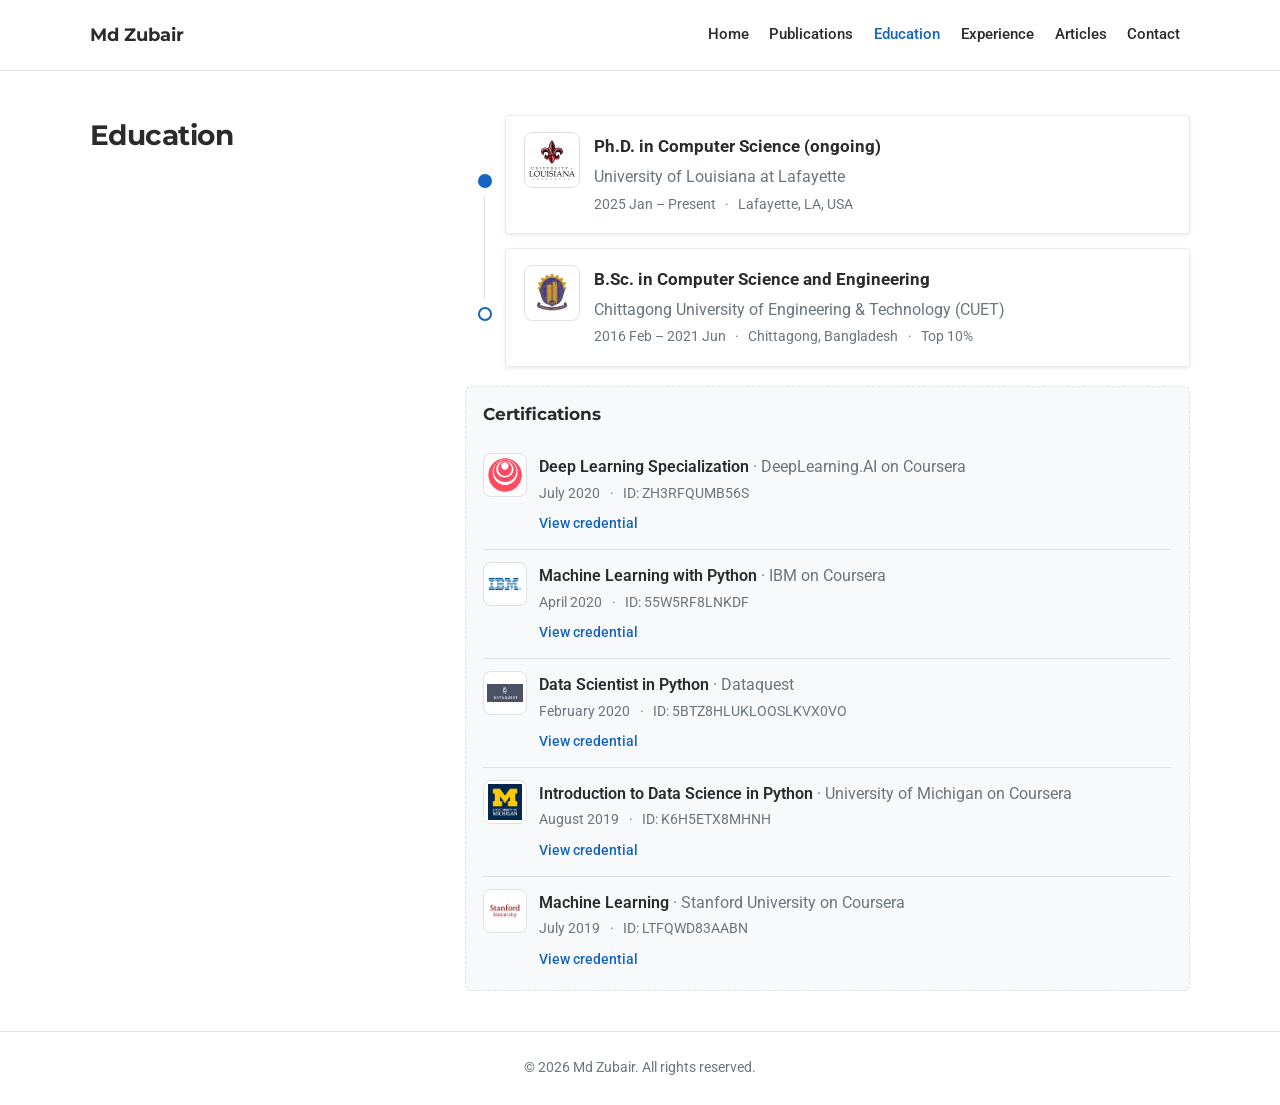
<file: education.html>
<!DOCTYPE html>
<html lang="en">
<head>
  <meta charset="utf-8" />
  <meta name="viewport" content="width=device-width, initial-scale=1" />
  <meta name="description" content="Md Zubair — Ph.D. Student in Computer Science. Machine Learning, Computer Vision, Data Science." />
  <meta name="author" content="Md Zubair" />
  <title>Education · Md Zubair</title>
  <link rel="preconnect" href="https://fonts.googleapis.com" />
  <link rel="preconnect" href="https://fonts.gstatic.com" crossorigin />
  <link href="https://fonts.googleapis.com/css2?family=Montserrat:wght@400;700&family=Roboto+Mono&family=Roboto:wght@400;500;700&display=swap" rel="stylesheet" />
  <link rel="stylesheet" href="https://cdnjs.cloudflare.com/ajax/libs/font-awesome/6.5.1/css/all.min.css" />
  <link rel="stylesheet" href="css/style.css?v=20260829d" />
  <link rel="icon" href="assets/ull-logo.svg" />
</head>
<body class="inner-page">
  <nav class="navbar" id="navbar-main">
    <div class="container">
      <div class="navbar-inner">
        <a class="navbar-brand" href="index.html">Md Zubair</a>
        <button class="nav-toggle" id="nav-toggle" aria-label="Toggle navigation" aria-expanded="false">
          <i class="fas fa-bars"></i>
        </button>
      </div>
      <ul class="navbar-nav" id="navbar-nav">
        <li><a href="index.html">Home</a></li>
        <li><a href="publications.html">Publications</a></li>
        <li><a href="education.html" class="active">Education</a></li>
        <li><a href="experience.html">Experience</a></li>
        <li><a href="articles.html">Articles</a></li>
        <li><a href="contact.html">Contact</a></li>
      </ul>
    </div>
  </nav>

  <section id="education" class="home-section">
    <div class="container">
      <div class="row">
        <div class="section-heading col-lg-4">
          <h1>Education</h1>
        </div>
        <div class="col-lg-8">
          <div class="experience-item">
            <div class="timeline">
              <div class="timeline-line" style="visibility:hidden"></div>
              <span class="timeline-dot fill"></span>
              <div class="timeline-line"></div>
            </div>
            <div class="card" style="flex:1">
              <div class="card-body">
                <div class="exp-row">
                  <div class="exp-logo exp-logo-ull">
                    <img src="assets/ull-logo.svg" alt="University of Louisiana at Lafayette logo" />
                  </div>
                  <div>
                    <div class="exp-title">Ph.D. in Computer Science (ongoing)</div>
                    <div class="exp-company"><a href="https://louisiana.edu/" target="_blank" rel="noopener">University of Louisiana at Lafayette</a></div>
                    <div class="exp-meta">2025 Jan – Present <span class="middot-divider"></span> Lafayette, LA, USA</div>
                  </div>
                </div>
              </div>
            </div>
          </div>

          <div class="experience-item">
            <div class="timeline">
              <div class="timeline-line"></div>
              <span class="timeline-dot"></span>
              <div class="timeline-line" style="visibility:hidden"></div>
            </div>
            <div class="card" style="flex:1">
              <div class="card-body">
                <div class="exp-row">
                  <div class="exp-logo">
                    <img src="assets/logos/cuet.png" alt="CUET logo" />
                  </div>
                  <div>
                    <div class="exp-title">B.Sc. in Computer Science and Engineering</div>
                    <div class="exp-company"><a href="https://www.cuet.ac.bd/" target="_blank" rel="noopener">Chittagong University of Engineering &amp; Technology (CUET)</a></div>
                    <div class="exp-meta">2016 Feb – 2021 Jun <span class="middot-divider"></span> Chittagong, Bangladesh <span class="middot-divider"></span> Top 10%</div>
                  </div>
                </div>
              </div>
            </div>
          </div>

          <div class="voluntary-block">
            <div class="section-subheading">Certifications</div>
            <ul class="voluntary-list">
              <li>
                <span class="voluntary-logo">
                  <img src="assets/logos/certs/deeplearning-ai.png" alt="DeepLearning.AI logo" />
                </span>
                <div>
                  <p class="voluntary-title">
                    <a href="https://www.coursera.org/specializations/deep-learning" target="_blank" rel="noopener">Deep Learning Specialization</a>
                    <span class="voluntary-org">· DeepLearning.AI on Coursera</span>
                  </p>
                  <p class="voluntary-meta">July 2020 <span class="middot-divider"></span> ID: ZH3RFQUMB56S</p>
                  <p class="voluntary-desc">
                    <a href="https://www.coursera.org/account/accomplishments/specialization/certificate/ZH3RFQUMB56S" target="_blank" rel="noopener">View credential</a>
                  </p>
                </div>
              </li>
              <li>
                <span class="voluntary-logo">
                  <img src="assets/logos/certs/ibm.jpg" alt="IBM logo" />
                </span>
                <div>
                  <p class="voluntary-title">
                    <a href="https://www.coursera.org/learn/machine-learning-with-python" target="_blank" rel="noopener">Machine Learning with Python</a>
                    <span class="voluntary-org">· IBM on Coursera</span>
                  </p>
                  <p class="voluntary-meta">April 2020 <span class="middot-divider"></span> ID: 55W5RF8LNKDF</p>
                  <p class="voluntary-desc">
                    <a href="https://www.coursera.org/account/accomplishments/certificate/55W5RF8LNKDF" target="_blank" rel="noopener">View credential</a>
                  </p>
                </div>
              </li>
              <li>
                <span class="voluntary-logo">
                  <img src="assets/logos/certs/dataquest.png" alt="Dataquest logo" />
                </span>
                <div>
                  <p class="voluntary-title">
                    <a href="https://app.dataquest.io/" target="_blank" rel="noopener">Data Scientist in Python</a>
                    <span class="voluntary-org">· Dataquest</span>
                  </p>
                  <p class="voluntary-meta">February 2020 <span class="middot-divider"></span> ID: 5BTZ8HLUKLOOSLKVX0VO</p>
                  <p class="voluntary-desc">
                    <a href="https://app.dataquest.io/view_cert/5BTZ8HLUKLOOSLKVX0VO/" target="_blank" rel="noopener">View credential</a>
                  </p>
                </div>
              </li>
              <li>
                <span class="voluntary-logo">
                  <img src="assets/logos/certs/university-michigan.png" alt="University of Michigan logo" />
                </span>
                <div>
                  <p class="voluntary-title">
                    <a href="https://www.coursera.org/learn/python-data-analysis" target="_blank" rel="noopener">Introduction to Data Science in Python</a>
                    <span class="voluntary-org">· University of Michigan on Coursera</span>
                  </p>
                  <p class="voluntary-meta">August 2019 <span class="middot-divider"></span> ID: K6H5ETX8MHNH</p>
                  <p class="voluntary-desc">
                    <a href="https://www.coursera.org/account/accomplishments/certificate/K6H5ETX8MHNH" target="_blank" rel="noopener">View credential</a>
                  </p>
                </div>
              </li>
              <li>
                <span class="voluntary-logo">
                  <img src="assets/logos/certs/stanford-online.jpg" alt="Stanford Online logo" />
                </span>
                <div>
                  <p class="voluntary-title">
                    <a href="https://www.coursera.org/learn/machine-learning" target="_blank" rel="noopener">Machine Learning</a>
                    <span class="voluntary-org">· Stanford University on Coursera</span>
                  </p>
                  <p class="voluntary-meta">July 2019 <span class="middot-divider"></span> ID: LTFQWD83AABN</p>
                  <p class="voluntary-desc">
                    <a href="https://www.coursera.org/account/accomplishments/certificate/LTFQWD83AABN" target="_blank" rel="noopener">View credential</a>
                  </p>
                </div>
              </li>
            </ul>
          </div>
        </div>
      </div>
    </div>
  </section>

  <footer class="site-footer">
    <div class="container">
      <p>© <span id="year"></span> Md Zubair. All rights reserved.</p>
    </div>
  </footer>

  <script src="js/main.js?v=20260824k"></script>
</body>
</html>
</file>
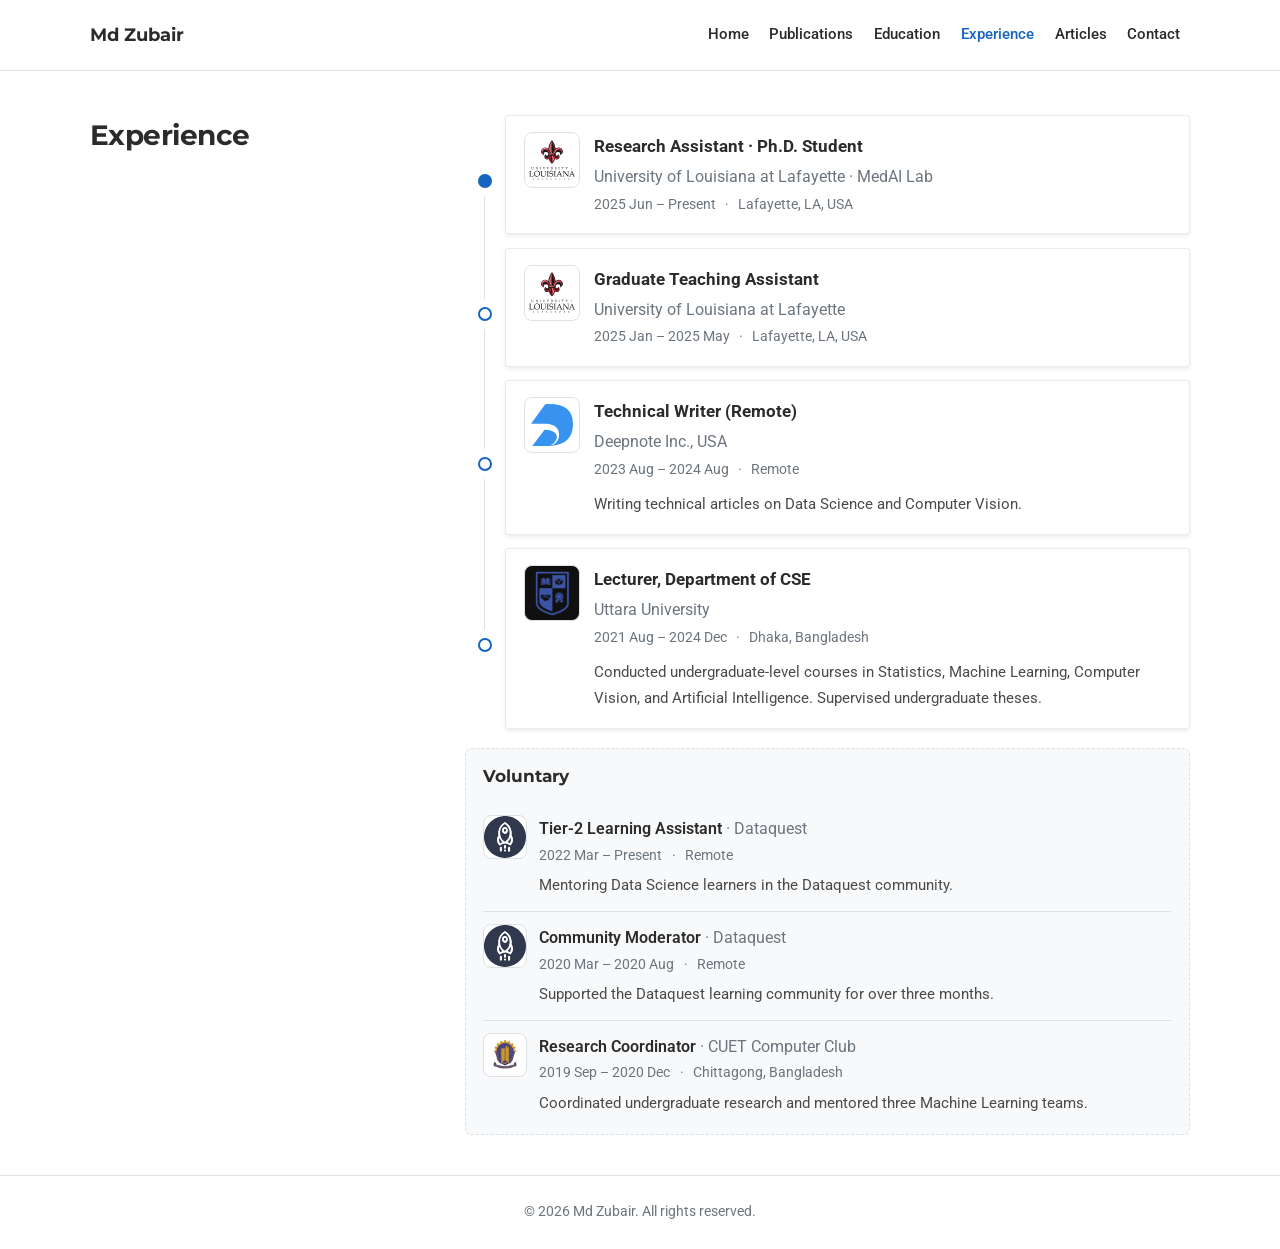
<file: experience.html>
<!DOCTYPE html>
<html lang="en">
<head>
  <meta charset="utf-8" />
  <meta name="viewport" content="width=device-width, initial-scale=1" />
  <meta name="description" content="Md Zubair — Ph.D. Student in Computer Science. Machine Learning, Computer Vision, Data Science." />
  <meta name="author" content="Md Zubair" />
  <title>Experience · Md Zubair</title>
  <link rel="preconnect" href="https://fonts.googleapis.com" />
  <link rel="preconnect" href="https://fonts.gstatic.com" crossorigin />
  <link href="https://fonts.googleapis.com/css2?family=Montserrat:wght@400;700&family=Roboto+Mono&family=Roboto:wght@400;500;700&display=swap" rel="stylesheet" />
  <link rel="stylesheet" href="https://cdnjs.cloudflare.com/ajax/libs/font-awesome/6.5.1/css/all.min.css" />
  <link rel="stylesheet" href="css/style.css?v=20260829d" />
  <link rel="icon" href="assets/ull-logo.svg" />
</head>
<body class="inner-page">
  <nav class="navbar" id="navbar-main">
    <div class="container">
      <div class="navbar-inner">
        <a class="navbar-brand" href="index.html">Md Zubair</a>
        <button class="nav-toggle" id="nav-toggle" aria-label="Toggle navigation" aria-expanded="false">
          <i class="fas fa-bars"></i>
        </button>
      </div>
      <ul class="navbar-nav" id="navbar-nav">
        <li><a href="index.html">Home</a></li>
        <li><a href="publications.html">Publications</a></li>
        <li><a href="education.html">Education</a></li>
        <li><a href="experience.html" class="active">Experience</a></li>
        <li><a href="articles.html">Articles</a></li>
        <li><a href="contact.html">Contact</a></li>
      </ul>
    </div>
  </nav>

  <section id="experience" class="home-section">
    <div class="container">
      <div class="row">
        <div class="section-heading col-lg-4">
          <h1>Experience</h1>
        </div>
        <div class="col-lg-8">
          <div class="experience-item">
            <div class="timeline">
              <div class="timeline-line" style="visibility:hidden"></div>
              <span class="timeline-dot fill"></span>
              <div class="timeline-line"></div>
            </div>
            <div class="card" style="flex:1">
              <div class="card-body">
                <div class="exp-row">
                  <div class="exp-logo exp-logo-ull">
                    <img src="assets/ull-logo.svg" alt="University of Louisiana at Lafayette logo" />
                  </div>
                  <div>
                    <div class="exp-title">Research Assistant · Ph.D. Student</div>
                    <div class="exp-company"><a href="https://louisiana.edu/" target="_blank" rel="noopener">University of Louisiana at Lafayette · MedAI Lab</a></div>
                    <div class="exp-meta">2025 Jun – Present <span class="middot-divider"></span> Lafayette, LA, USA</div>
                  </div>
                </div>
              </div>
            </div>
          </div>

          <div class="experience-item">
            <div class="timeline">
              <div class="timeline-line"></div>
              <span class="timeline-dot"></span>
              <div class="timeline-line"></div>
            </div>
            <div class="card" style="flex:1">
              <div class="card-body">
                <div class="exp-row">
                  <div class="exp-logo exp-logo-ull">
                    <img src="assets/ull-logo.svg" alt="University of Louisiana at Lafayette logo" />
                  </div>
                  <div>
                    <div class="exp-title">Graduate Teaching Assistant</div>
                    <div class="exp-company"><a href="https://louisiana.edu/" target="_blank" rel="noopener">University of Louisiana at Lafayette</a></div>
                    <div class="exp-meta">2025 Jan – 2025 May <span class="middot-divider"></span> Lafayette, LA, USA</div>
                  </div>
                </div>
              </div>
            </div>
          </div>

          <div class="experience-item">
            <div class="timeline">
              <div class="timeline-line"></div>
              <span class="timeline-dot"></span>
              <div class="timeline-line"></div>
            </div>
            <div class="card" style="flex:1">
              <div class="card-body">
                <div class="exp-row">
                  <div class="exp-logo exp-logo-pad">
                    <img src="assets/logos/deepnote.svg" alt="Deepnote logo" />
                  </div>
                  <div>
                    <div class="exp-title">Technical Writer (Remote)</div>
                    <div class="exp-company"><a href="https://deepnote.com/" target="_blank" rel="noopener">Deepnote Inc., USA</a></div>
                    <div class="exp-meta">2023 Aug – 2024 Aug <span class="middot-divider"></span> Remote</div>
                    <p class="exp-desc">Writing technical articles on Data Science and Computer Vision.</p>
                  </div>
                </div>
              </div>
            </div>
          </div>

          <div class="experience-item">
            <div class="timeline">
              <div class="timeline-line"></div>
              <span class="timeline-dot"></span>
              <div class="timeline-line" style="visibility:hidden"></div>
            </div>
            <div class="card" style="flex:1">
              <div class="card-body">
                <div class="exp-row">
                  <div class="exp-logo exp-logo-uu">
                    <img src="assets/logos/uttara.png" alt="Uttara University logo" />
                  </div>
                  <div>
                    <div class="exp-title">Lecturer, Department of CSE</div>
                    <div class="exp-company"><a href="https://uttarauniversity.edu.bd/" target="_blank" rel="noopener">Uttara University</a></div>
                    <div class="exp-meta">2021 Aug – 2024 Dec <span class="middot-divider"></span> Dhaka, Bangladesh</div>
                    <p class="exp-desc">Conducted undergraduate-level courses in Statistics, Machine Learning, Computer Vision, and Artificial Intelligence. Supervised undergraduate theses.</p>
                  </div>
                </div>
              </div>
            </div>
          </div>

          <div class="voluntary-block">
            <div class="section-subheading">Voluntary</div>
            <ul class="voluntary-list">
              <li>
                <span class="voluntary-logo">
                  <img src="assets/logos/dataquest.svg" alt="Dataquest logo" />
                </span>
                <div>
                  <p class="voluntary-title">Tier-2 Learning Assistant <span class="voluntary-org">· <a href="https://www.dataquest.io/" target="_blank" rel="noopener">Dataquest</a></span></p>
                  <p class="voluntary-meta">2022 Mar – Present <span class="middot-divider"></span> Remote</p>
                  <p class="voluntary-desc">Mentoring Data Science learners in the Dataquest community.</p>
                </div>
              </li>
              <li>
                <span class="voluntary-logo">
                  <img src="assets/logos/dataquest.svg" alt="Dataquest logo" />
                </span>
                <div>
                  <p class="voluntary-title">Community Moderator <span class="voluntary-org">· <a href="https://www.dataquest.io/" target="_blank" rel="noopener">Dataquest</a></span></p>
                  <p class="voluntary-meta">2020 Mar – 2020 Aug <span class="middot-divider"></span> Remote</p>
                  <p class="voluntary-desc">Supported the Dataquest learning community for over three months.</p>
                </div>
              </li>
              <li>
                <span class="voluntary-logo">
                  <img src="assets/logos/cuet.png" alt="CUET logo" />
                </span>
                <div>
                  <p class="voluntary-title">Research Coordinator <span class="voluntary-org">· CUET Computer Club</span></p>
                  <p class="voluntary-meta">2019 Sep – 2020 Dec <span class="middot-divider"></span> Chittagong, Bangladesh</p>
                  <p class="voluntary-desc">Coordinated undergraduate research and mentored three Machine Learning teams.</p>
                </div>
              </li>
            </ul>
          </div>
        </div>
      </div>
    </div>
  </section>

  <footer class="site-footer">
    <div class="container">
      <p>© <span id="year"></span> Md Zubair. All rights reserved.</p>
    </div>
  </footer>

  <script src="js/main.js?v=20260824k"></script>
</body>
</html>
</file>
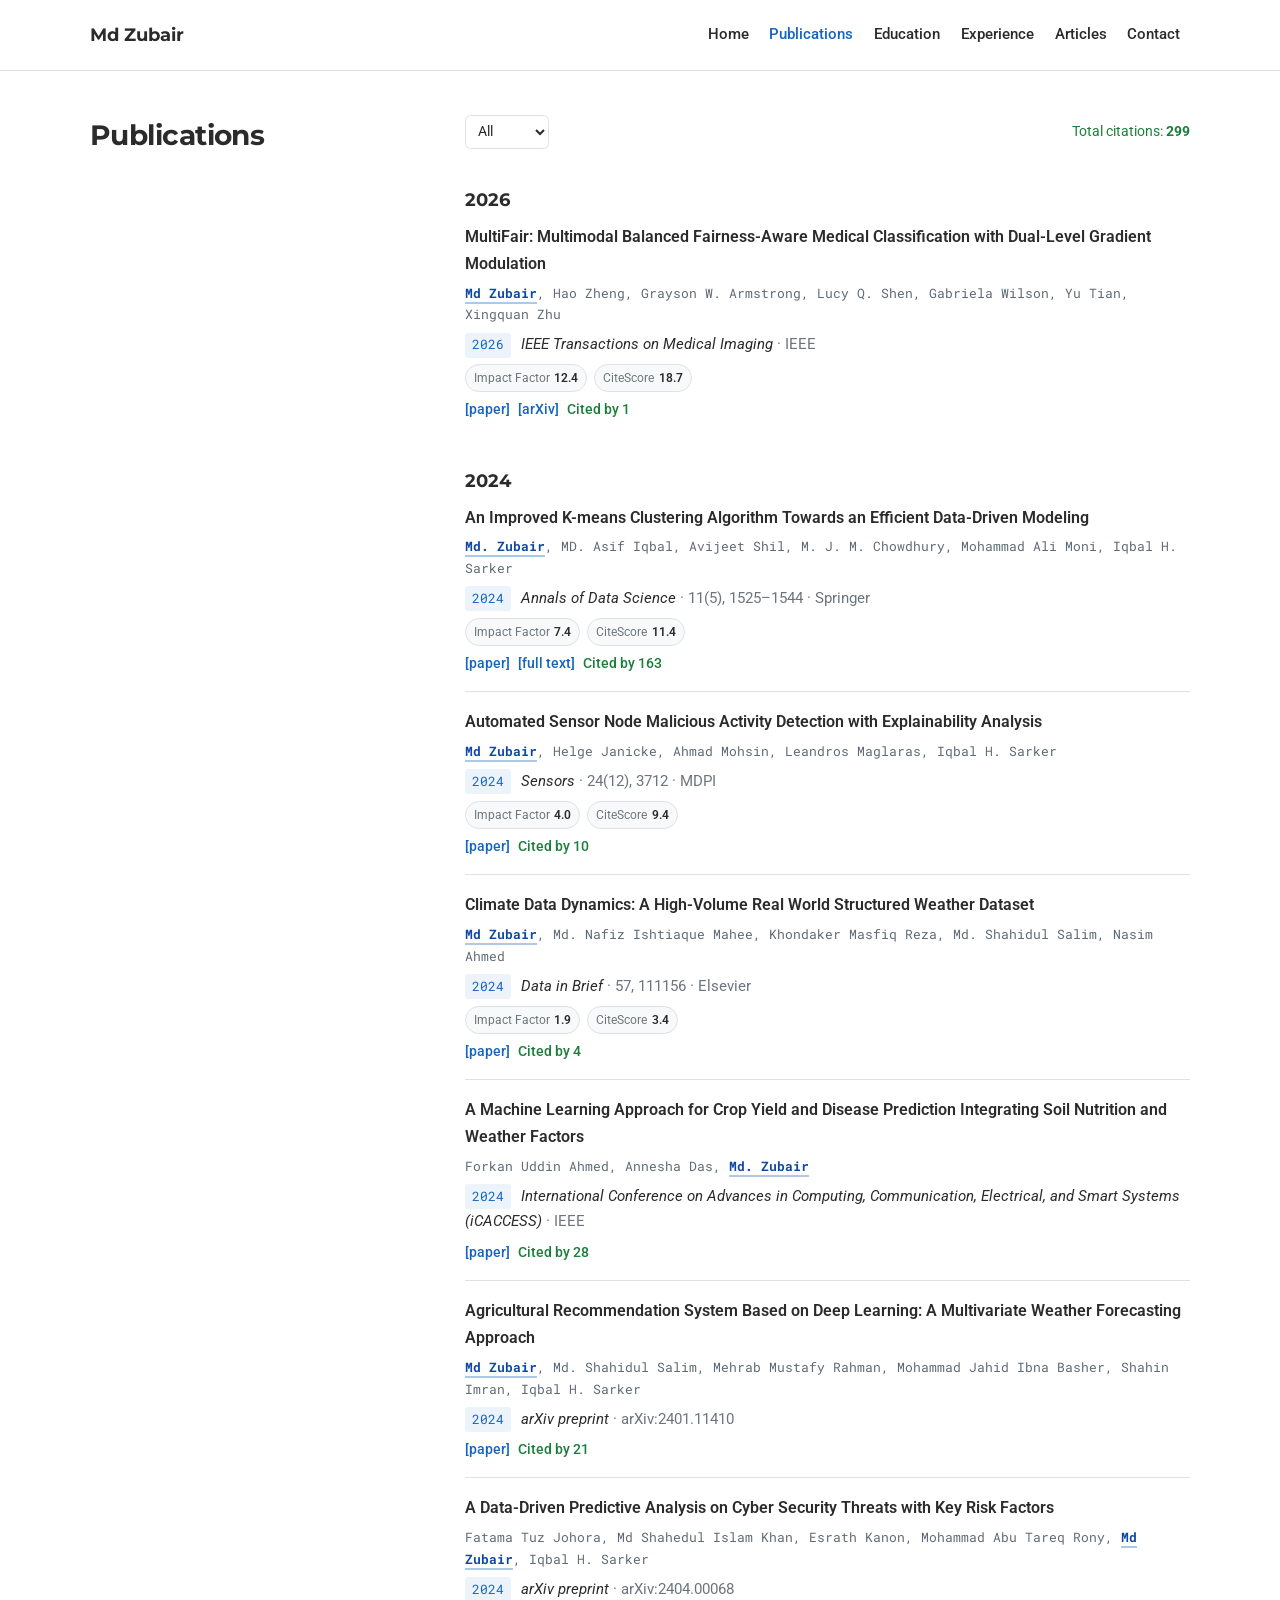
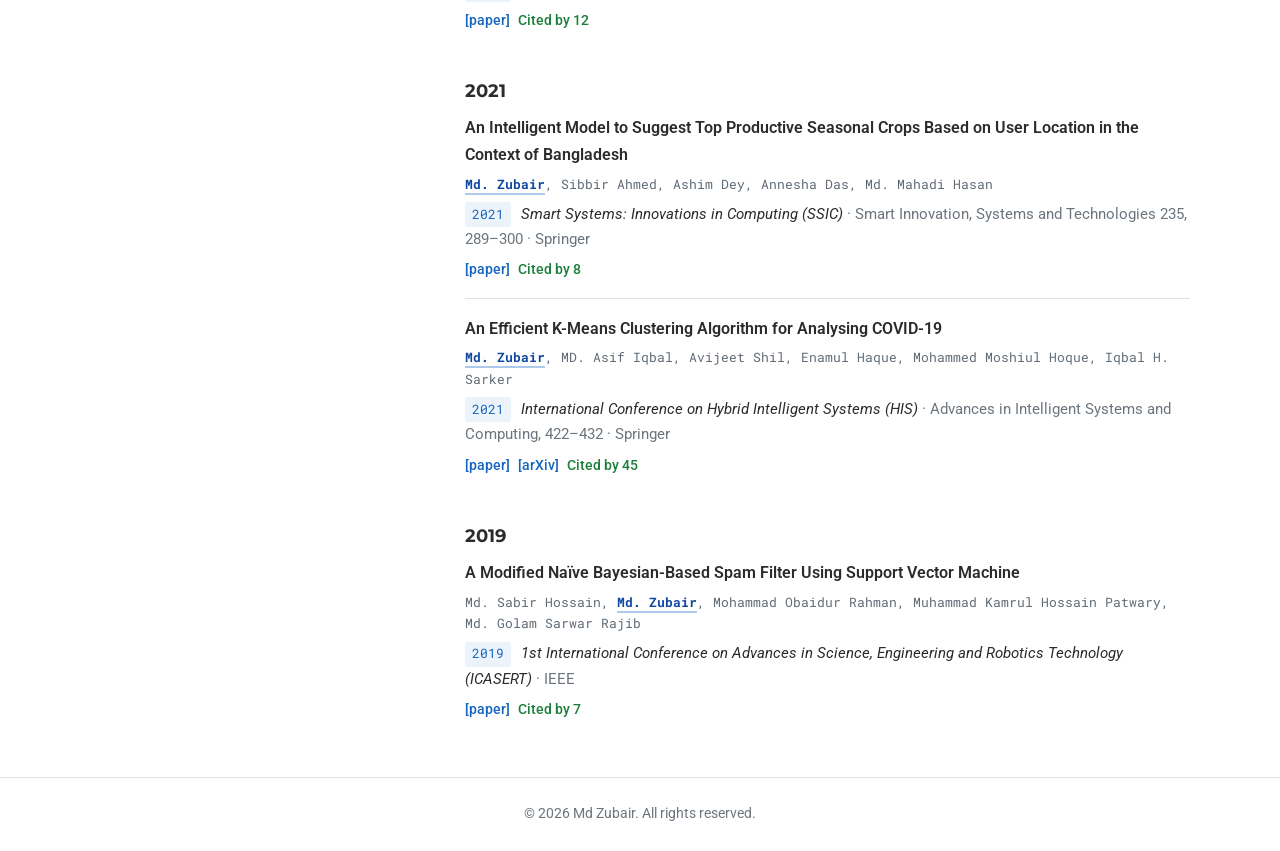
<file: publications.html>
<!DOCTYPE html>
<html lang="en">
<head>
  <meta charset="utf-8" />
  <meta name="viewport" content="width=device-width, initial-scale=1" />
  <meta name="description" content="Md Zubair — Ph.D. Student in Computer Science. Machine Learning, Computer Vision, Data Science." />
  <meta name="author" content="Md Zubair" />
  <title>Publications · Md Zubair</title>
  <link rel="preconnect" href="https://fonts.googleapis.com" />
  <link rel="preconnect" href="https://fonts.gstatic.com" crossorigin />
  <link href="https://fonts.googleapis.com/css2?family=Montserrat:wght@400;700&family=Roboto+Mono&family=Roboto:wght@400;500;700&display=swap" rel="stylesheet" />
  <link rel="stylesheet" href="https://cdnjs.cloudflare.com/ajax/libs/font-awesome/6.5.1/css/all.min.css" />
  <link rel="stylesheet" href="css/style.css?v=20260829d" />
  <link rel="icon" href="assets/ull-logo.svg" />
</head>
<body class="inner-page">
  <nav class="navbar" id="navbar-main">
    <div class="container">
      <div class="navbar-inner">
        <a class="navbar-brand" href="index.html">Md Zubair</a>
        <button class="nav-toggle" id="nav-toggle" aria-label="Toggle navigation" aria-expanded="false">
          <i class="fas fa-bars"></i>
        </button>
      </div>
      <ul class="navbar-nav" id="navbar-nav">
        <li><a href="index.html">Home</a></li>
        <li><a href="publications.html" class="active">Publications</a></li>
        <li><a href="education.html">Education</a></li>
        <li><a href="experience.html">Experience</a></li>
        <li><a href="articles.html">Articles</a></li>
        <li><a href="contact.html">Contact</a></li>
      </ul>
    </div>
  </nav>

  <section id="publications" class="home-section">
    <div class="container">
      <div class="row">
        <div class="section-heading col-lg-4">
          <h2 class="home-block-title">Publications</h2>
        </div>
        <div class="col-lg-8">
          <div class="article-filters publication-filters">
            <label class="filter-select-label">
              <span class="visually-hidden">Filter publications by year</span>
              <select class="filter-select" aria-label="Filter publications by year">
                <option value="all">All</option>
                <option value="2026">2026</option>
                <option value="2024">2024</option>
                <option value="2021">2021</option>
                <option value="2019">2019</option>
              </select>
            </label>
            <a class="scholar-total" href="https://scholar.google.com/citations?user=CbTdO6kAAAAJ&hl=en" target="_blank" rel="noopener">
              Total citations: <strong data-scholar-total>—</strong>
            </a>
          </div>

          <div class="article-topic" data-cat="2026">
            <div class="pub-type-label">2026</div>
            <ul class="pub-list">
              <li class="pub-item" data-scholar-title="MultiFair: Multimodal Balanced Fairness-Aware Medical Classification with Dual-Level Gradient Modulation">
                <p class="pub-title">MultiFair: Multimodal Balanced Fairness-Aware Medical Classification with Dual-Level Gradient Modulation</p>
                <p class="pub-authors">
                  <span class="author-me">Md Zubair</span>, Hao Zheng, Grayson W. Armstrong, Lucy Q. Shen, Gabriela Wilson, Yu Tian, Xingquan Zhu
                </p>
                <p class="pub-meta">
                  <span class="pub-year">2026</span>
                  <span class="pub-venue">IEEE Transactions on Medical Imaging</span>
                  · IEEE
                </p>
                <div class="pub-metrics">
                  <span class="pub-metric">Impact Factor <strong>12.4</strong></span>
                  <span class="pub-metric">CiteScore <strong>18.7</strong></span>
                </div>
                <div class="pub-links">
                  <a href="https://doi.org/10.1109/TMI.2026.3713843" target="_blank" rel="noopener">[paper]</a>
                  <a href="https://arxiv.org/abs/2510.07328" target="_blank" rel="noopener">[arXiv]</a>
                  <a href="https://scholar.google.com/citations?user=CbTdO6kAAAAJ&hl=en" target="_blank" rel="noopener" data-scholar-citations>Cited by —</a>
                </div>
              </li>
            </ul>
          </div>

          <div class="article-topic" data-cat="2024">
            <div class="pub-type-label">2024</div>
            <ul class="pub-list">
              <li class="pub-item" data-scholar-title="An improved K-means clustering algorithm towards an efficient data-driven modeling">
                <p class="pub-title">An Improved K-means Clustering Algorithm Towards an Efficient Data-Driven Modeling</p>
                <p class="pub-authors">
                  <span class="author-me">Md. Zubair</span>, MD. Asif Iqbal, Avijeet Shil, M. J. M. Chowdhury, Mohammad Ali Moni, Iqbal H. Sarker
                </p>
                <p class="pub-meta">
                  <span class="pub-year">2024</span>
                  <span class="pub-venue">Annals of Data Science</span>
                  · 11(5), 1525–1544 · Springer
                </p>
                <div class="pub-metrics">
                  <span class="pub-metric">Impact Factor <strong>7.4</strong></span>
                  <span class="pub-metric">CiteScore <strong>11.4</strong></span>
                </div>
                <div class="pub-links">
                  <a href="https://doi.org/10.1007/s40745-022-00428-2" target="_blank" rel="noopener">[paper]</a>
                  <a href="https://pmc.ncbi.nlm.nih.gov/articles/PMC9243813/pdf/40745_2022_Article_428.pdf" target="_blank" rel="noopener">[full text]</a>
                  <a href="https://scholar.google.com/citations?user=CbTdO6kAAAAJ&hl=en" target="_blank" rel="noopener" data-scholar-citations>Cited by —</a>
                </div>
              </li>
              <li class="pub-item" data-scholar-title="Automated sensor node malicious activity detection with explainability analysis">
                <p class="pub-title">Automated Sensor Node Malicious Activity Detection with Explainability Analysis</p>
                <p class="pub-authors">
                  <span class="author-me">Md Zubair</span>, Helge Janicke, Ahmad Mohsin, Leandros Maglaras, Iqbal H. Sarker
                </p>
                <p class="pub-meta">
                  <span class="pub-year">2024</span>
                  <span class="pub-venue">Sensors</span>
                  · 24(12), 3712 · MDPI
                </p>
                <div class="pub-metrics">
                  <span class="pub-metric">Impact Factor <strong>4.0</strong></span>
                  <span class="pub-metric">CiteScore <strong>9.4</strong></span>
                </div>
                <div class="pub-links">
                  <a href="https://doi.org/10.3390/s24123712" target="_blank" rel="noopener">[paper]</a>
                  <a href="https://scholar.google.com/citations?user=CbTdO6kAAAAJ&hl=en" target="_blank" rel="noopener" data-scholar-citations>Cited by —</a>
                </div>
              </li>
              <li class="pub-item" data-scholar-title="Climate data dynamics: A high-volume real world structured weather dataset">
                <p class="pub-title">Climate Data Dynamics: A High-Volume Real World Structured Weather Dataset</p>
                <p class="pub-authors">
                  <span class="author-me">Md Zubair</span>, Md. Nafiz Ishtiaque Mahee, Khondaker Masfiq Reza, Md. Shahidul Salim, Nasim Ahmed
                </p>
                <p class="pub-meta">
                  <span class="pub-year">2024</span>
                  <span class="pub-venue">Data in Brief</span>
                  · 57, 111156 · Elsevier
                </p>
                <div class="pub-metrics">
                  <span class="pub-metric">Impact Factor <strong>1.9</strong></span>
                  <span class="pub-metric">CiteScore <strong>3.4</strong></span>
                </div>
                <div class="pub-links">
                  <a href="https://doi.org/10.1016/j.dib.2024.111156" target="_blank" rel="noopener">[paper]</a>
                  <a href="https://scholar.google.com/citations?user=CbTdO6kAAAAJ&hl=en" target="_blank" rel="noopener" data-scholar-citations>Cited by —</a>
                </div>
              </li>
              <li class="pub-item" data-scholar-title="A machine learning approach for crop yield and disease prediction integrating soil nutrition and weather factors">
                <p class="pub-title">A Machine Learning Approach for Crop Yield and Disease Prediction Integrating Soil Nutrition and Weather Factors</p>
                <p class="pub-authors">
                  Forkan Uddin Ahmed, Annesha Das, <span class="author-me">Md. Zubair</span>
                </p>
                <p class="pub-meta">
                  <span class="pub-year">2024</span>
                  <span class="pub-venue">International Conference on Advances in Computing, Communication, Electrical, and Smart Systems (iCACCESS)</span>
                  · IEEE
                </p>
                <div class="pub-links">
                  <a href="https://doi.org/10.1109/iCACCESS61735.2024.10499459" target="_blank" rel="noopener">[paper]</a>
                  <a href="https://scholar.google.com/citations?user=CbTdO6kAAAAJ&hl=en" target="_blank" rel="noopener" data-scholar-citations>Cited by —</a>
                </div>
              </li>
              <li class="pub-item" data-scholar-title="Agricultural recommendation system based on deep learning: A multivariate weather forecasting approach">
                <p class="pub-title">Agricultural Recommendation System Based on Deep Learning: A Multivariate Weather Forecasting Approach</p>
                <p class="pub-authors">
                  <span class="author-me">Md Zubair</span>, Md. Shahidul Salim, Mehrab Mustafy Rahman, Mohammad Jahid Ibna Basher, Shahin Imran, Iqbal H. Sarker
                </p>
                <p class="pub-meta">
                  <span class="pub-year">2024</span>
                  <span class="pub-venue">arXiv preprint</span>
                  · arXiv:2401.11410
                </p>
                <div class="pub-links">
                  <a href="https://arxiv.org/abs/2401.11410" target="_blank" rel="noopener">[paper]</a>
                  <a href="https://scholar.google.com/citations?user=CbTdO6kAAAAJ&hl=en" target="_blank" rel="noopener" data-scholar-citations>Cited by —</a>
                </div>
              </li>
              <li class="pub-item" data-scholar-title="A data-driven predictive analysis on cyber security threats with key risk factors">
                <p class="pub-title">A Data-Driven Predictive Analysis on Cyber Security Threats with Key Risk Factors</p>
                <p class="pub-authors">
                  Fatama Tuz Johora, Md Shahedul Islam Khan, Esrath Kanon, Mohammad Abu Tareq Rony, <span class="author-me">Md Zubair</span>, Iqbal H. Sarker
                </p>
                <p class="pub-meta">
                  <span class="pub-year">2024</span>
                  <span class="pub-venue">arXiv preprint</span>
                  · arXiv:2404.00068
                </p>
                <div class="pub-links">
                  <a href="https://arxiv.org/abs/2404.00068" target="_blank" rel="noopener">[paper]</a>
                  <a href="https://scholar.google.com/citations?user=CbTdO6kAAAAJ&hl=en" target="_blank" rel="noopener" data-scholar-citations>Cited by —</a>
                </div>
              </li>
            </ul>
          </div>

          <div class="article-topic" data-cat="2021">
            <div class="pub-type-label">2021</div>
            <ul class="pub-list">
              <li class="pub-item" data-scholar-title="An Intelligent Model to Suggest Top Productive Seasonal Crops Based on User Location in Context of Bangladesh">
                <p class="pub-title">An Intelligent Model to Suggest Top Productive Seasonal Crops Based on User Location in the Context of Bangladesh</p>
                <p class="pub-authors">
                  <span class="author-me">Md. Zubair</span>, Sibbir Ahmed, Ashim Dey, Annesha Das, Md. Mahadi Hasan
                </p>
                <p class="pub-meta">
                  <span class="pub-year">2021</span>
                  <span class="pub-venue">Smart Systems: Innovations in Computing (SSIC)</span>
                  · Smart Innovation, Systems and Technologies 235, 289–300 · Springer
                </p>
                <div class="pub-links">
                  <a href="https://doi.org/10.1007/978-981-16-2877-1_26" target="_blank" rel="noopener">[paper]</a>
                  <a href="https://scholar.google.com/citations?user=CbTdO6kAAAAJ&hl=en" target="_blank" rel="noopener" data-scholar-citations>Cited by —</a>
                </div>
              </li>
              <li class="pub-item" data-scholar-title="An efficient k-means clustering algorithm for analysing covid-19">
                <p class="pub-title">An Efficient K-Means Clustering Algorithm for Analysing COVID-19</p>
                <p class="pub-authors">
                  <span class="author-me">Md. Zubair</span>, MD. Asif Iqbal, Avijeet Shil, Enamul Haque, Mohammed Moshiul Hoque, Iqbal H. Sarker
                </p>
                <p class="pub-meta">
                  <span class="pub-year">2021</span>
                  <span class="pub-venue">International Conference on Hybrid Intelligent Systems (HIS)</span>
                  · Advances in Intelligent Systems and Computing, 422–432 · Springer
                </p>
                <div class="pub-links">
                  <a href="https://doi.org/10.1007/978-3-030-73050-5_43" target="_blank" rel="noopener">[paper]</a>
                  <a href="https://arxiv.org/abs/2101.03140" target="_blank" rel="noopener">[arXiv]</a>
                  <a href="https://scholar.google.com/citations?user=CbTdO6kAAAAJ&hl=en" target="_blank" rel="noopener" data-scholar-citations>Cited by —</a>
                </div>
              </li>
            </ul>
          </div>

          <div class="article-topic" data-cat="2019">
            <div class="pub-type-label">2019</div>
            <ul class="pub-list">
              <li class="pub-item" data-scholar-title="A modified Naïve Bayesian-based spam filter using support vector machine">
                <p class="pub-title">A Modified Naïve Bayesian-Based Spam Filter Using Support Vector Machine</p>
                <p class="pub-authors">
                  Md. Sabir Hossain, <span class="author-me">Md. Zubair</span>, Mohammad Obaidur Rahman, Muhammad Kamrul Hossain Patwary, Md. Golam Sarwar Rajib
                </p>
                <p class="pub-meta">
                  <span class="pub-year">2019</span>
                  <span class="pub-venue">1st International Conference on Advances in Science, Engineering and Robotics Technology (ICASERT)</span>
                  · IEEE
                </p>
                <div class="pub-links">
                  <a href="https://doi.org/10.1109/ICASERT.2019.8934629" target="_blank" rel="noopener">[paper]</a>
                  <a href="https://scholar.google.com/citations?user=CbTdO6kAAAAJ&hl=en" target="_blank" rel="noopener" data-scholar-citations>Cited by —</a>
                </div>
              </li>
            </ul>
          </div>
        </div>
      </div>
    </div>
  </section>

  <footer class="site-footer">
    <div class="container">
      <p>© <span id="year"></span> Md Zubair. All rights reserved.</p>
    </div>
  </footer>

  <script src="js/main.js?v=20260825b"></script>
</body>
</html>
</file>
<file: css/style.css>
/* Academic portfolio — inspired by Wowchemy / academic personal sites */
:root {
  --primary: #1565c0;
  --primary-dark: #0d47a1;
  --citation: #1b7f3b;
  --citation-dark: #14602c;
  --text: #4a4a4a;
  --heading: #2b2b2b;
  --muted: #6c757d;
  --border: #dee2e6;
  --bg: #fff;
  --bg-soft: #f8f9fa;
  --card-shadow: 0 0.125rem 0.25rem rgba(0, 0, 0, 0.075);
  --font-sans: "Roboto", system-ui, -apple-system, sans-serif;
  --font-heading: "Montserrat", "Roboto", sans-serif;
  --font-mono: "Roboto Mono", ui-monospace, monospace;
  --max-width: 1140px;
  --nav-height: 70px;
}

*,
*::before,
*::after {
  box-sizing: border-box;
}

html {
  scroll-behavior: smooth;
  scroll-padding-top: calc(var(--nav-height) + 12px);
}

body {
  margin: 0;
  font-family: var(--font-sans);
  font-size: 1rem;
  line-height: 1.7;
  color: var(--text);
  background: var(--bg);
  -webkit-font-smoothing: antialiased;
}

body.inner-page {
  min-height: 100vh;
}

a {
  color: var(--primary);
  text-decoration: none;
}

a:hover {
  color: var(--primary-dark);
  text-decoration: underline;
}

img {
  max-width: 100%;
  height: auto;
}

h1,
h2,
h3,
h4 {
  font-family: var(--font-heading);
  color: var(--heading);
  font-weight: 700;
  line-height: 1.3;
}

.container {
  width: 100%;
  max-width: var(--max-width);
  margin: 0 auto;
  padding: 0 1.25rem;
}

.row {
  display: flex;
  flex-wrap: wrap;
  margin: 0 -0.75rem;
}

.col-12 {
  width: 100%;
  padding: 0 0.75rem;
}

.col-lg-4 {
  width: 100%;
  padding: 0 0.75rem;
}

.col-lg-8 {
  width: 100%;
  padding: 0 0.75rem;
}

.col-md-7 {
  width: 100%;
  padding: 0 0.75rem;
}

@media (min-width: 992px) {
  .col-lg-4 {
    width: 33.333%;
  }

  .col-lg-8 {
    width: 66.667%;
  }
}

@media (min-width: 768px) {
  .col-md-7 {
    width: 58.333%;
  }
}

/* Navbar */
.navbar {
  position: sticky;
  top: 0;
  z-index: 1000;
  background: #fff;
  border-bottom: 1px solid var(--border);
  /* Avoid backdrop-filter: it breaks click hit-testing in Chromium/Electron. */
  pointer-events: none;
}

.navbar .container,
.navbar-inner,
.navbar-brand,
.nav-toggle,
.navbar-nav,
.navbar-nav li,
.navbar-nav a {
  pointer-events: auto;
}

.navbar-inner {
  display: flex;
  align-items: center;
  justify-content: space-between;
  min-height: var(--nav-height);
}

.navbar-brand {
  font-family: var(--font-heading);
  font-weight: 700;
  font-size: 1.15rem;
  color: var(--heading);
  text-decoration: none;
  white-space: nowrap;
}

.navbar-brand:hover {
  color: var(--primary);
  text-decoration: none;
}

.nav-toggle {
  display: inline-flex;
  align-items: center;
  justify-content: center;
  width: 42px;
  height: 42px;
  border: 1px solid var(--border);
  border-radius: 4px;
  background: #fff;
  cursor: pointer;
  color: var(--heading);
  flex-shrink: 0;
}

.nav-toggle:hover {
  border-color: var(--primary);
  color: var(--primary);
}

.navbar-nav {
  display: none;
  list-style: none;
  margin: 0;
  padding: 0 0 0.75rem;
}

.navbar-nav.open {
  display: block;
}

.navbar-nav li {
  display: block;
  width: 100%;
  margin: 0;
}

.navbar-nav a {
  display: block;
  width: 100%;
  padding: 0.75rem 0.25rem;
  color: var(--heading);
  font-size: 0.95rem;
  font-weight: 500;
  text-decoration: none;
}

.navbar-nav a:hover,
.navbar-nav a.active {
  color: var(--primary);
  text-decoration: none;
}

@media (min-width: 1100px) {
  .navbar > .container {
    display: flex;
    align-items: center;
    justify-content: space-between;
    gap: 1rem;
    min-height: var(--nav-height);
  }

  .navbar-inner {
    min-height: 0;
    flex: 0 0 auto;
  }

  .nav-toggle {
    display: none;
  }

  .navbar-nav,
  .navbar-nav.open {
    display: flex;
    flex-direction: row;
    flex-wrap: nowrap;
    align-items: center;
    justify-content: flex-end;
    width: auto;
    padding: 0;
    gap: 0.1rem;
  }

  .navbar-nav li {
    width: auto;
  }

  .navbar-nav a {
    width: auto;
    padding: 0.45rem 0.6rem;
    white-space: nowrap;
  }
}

/* Sections */
.home-section {
  padding: 2.5rem 0;
}

.inner-page .home-section:first-of-type {
  padding-top: 2.75rem;
}

.section-heading h1,
.section-heading h2.home-block-title {
  font-size: 1.75rem;
  margin: 0 0 1rem;
  letter-spacing: -0.02em;
}

@media (min-width: 992px) {
  .section-heading {
    padding-top: 0.15rem;
  }

  .section-heading h1,
  .section-heading h2.home-block-title {
    margin-bottom: 0;
  }
}

.section-subheading {
  font-family: var(--font-heading);
  font-size: 1.05rem;
  font-weight: 700;
  color: var(--heading);
  margin: 1.25rem 0 0.75rem;
}

.page-intro {
  margin-bottom: 1.5rem;
  max-width: 46rem;
}

#about .page-intro {
  margin-top: 2rem;
}

.home-updates {
  margin-top: 3.5rem;
}

.page-intro h1 {
  font-size: 1.75rem;
  margin: 0 0 0.5rem;
  letter-spacing: -0.02em;
}

.page-intro p {
  margin: 0;
}

/* About / profile */
#profile {
  text-align: center;
  margin-bottom: 1.5rem;
}

.avatar {
  width: 270px;
  height: 270px;
  max-width: 100%;
  object-fit: cover;
  object-position: center top;
  padding: 0;
  background: #fff;
  border-radius: 50%;
  border: 1px solid var(--border);
  box-shadow: 0 2px 8px rgba(0, 0, 0, 0.12);
}

.portrait-title {
  margin-top: 1rem;
}

.portrait-title h2 {
  margin: 0 0 0.35rem;
  font-size: 1.5rem;
}

.portrait-title h3 {
  margin: 0.15rem 0;
  font-size: 1.05rem;
  font-weight: 400;
  color: var(--muted);
}

.portrait-title h3 a {
  color: var(--muted);
}

.portrait-title h3 a:hover {
  color: var(--primary);
}

.network-icon {
  display: flex;
  justify-content: center;
  flex-wrap: wrap;
  gap: 0.85rem;
  list-style: none;
  margin: 1.25rem 0 0;
  padding: 0;
}

.network-icon a {
  color: var(--heading);
  font-size: 1.35rem;
  text-decoration: none;
}

.network-icon a:hover {
  color: var(--primary);
}

.article-style p {
  margin: 0 0 1rem;
}

#about .article-style {
  text-align: justify;
  text-justify: inter-word;
}

.article-style p:last-child {
  margin-bottom: 0;
}

.ul-edu {
  list-style: none;
  margin: 0;
  padding: 0;
}

.ul-edu li {
  display: flex;
  gap: 0.75rem;
  margin-bottom: 1.65rem;
}

.ul-edu li:last-child {
  margin-bottom: 0;
}

.ul-edu .fa-li-icon {
  color: var(--primary);
  margin-top: 0.2rem;
  flex-shrink: 0;
}

.ul-edu .course {
  margin: 0;
  font-weight: 600;
  color: var(--heading);
}

.ul-edu .institution {
  margin: 0.1rem 0 0;
  color: var(--muted);
  font-size: 0.95rem;
}

.home-block-title {
  font-family: var(--font-heading);
  font-size: 1.75rem;
  font-weight: 700;
  color: var(--heading);
  margin: 0 0 1rem;
  letter-spacing: -0.02em;
}

@media (min-width: 992px) {
  /* Match the left edge of the centered name ("Md Zubair") in the profile column. */
  body:not(.inner-page) .home-block-title {
    margin-left: calc(50% - 4.6rem);
  }
}

.updates-list {
  margin-top: 0;
  padding-top: 0;
}

.updates-list p {
  margin: 0 0 0.85rem;
}

.updates-list p:last-child {
  margin-bottom: 0;
}

/* Experience timeline */
.experience-item {
  display: flex;
  gap: 0;
  margin-bottom: 0;
}

.timeline {
  display: none;
  flex-direction: column;
  align-items: center;
  width: 40px;
  flex-shrink: 0;
}

@media (min-width: 576px) {
  .timeline {
    display: flex;
  }
}

.timeline-line {
  flex: 1;
  width: 1px;
  background: var(--border);
  min-height: 12px;
}

.timeline-dot {
  width: 14px;
  height: 14px;
  border-radius: 50%;
  border: 2px solid var(--primary);
  background: #fff;
  flex-shrink: 0;
  margin: 0.5rem 0;
}

.timeline-dot.fill {
  background: var(--primary);
}

.card {
  background: #fff;
  border: 1px solid rgba(0, 0, 0, 0.08);
  border-radius: 0.25rem;
  box-shadow: var(--card-shadow);
  margin-bottom: 0.85rem;
}

.card-body {
  padding: 1rem 1.15rem;
}

.exp-row {
  display: flex;
  gap: 0.85rem;
  align-items: flex-start;
}

.exp-logo {
  width: 56px;
  height: 56px;
  border-radius: 8px;
  background: #fff;
  border: 1px solid var(--border);
  display: flex;
  align-items: center;
  justify-content: center;
  flex-shrink: 0;
  overflow: hidden;
  padding: 0;
}

.exp-logo img {
  width: 100%;
  height: 100%;
  object-fit: contain;
  display: block;
}

.exp-logo-pad img {
  width: 78%;
  height: 78%;
}

.exp-logo-ull img {
  object-fit: contain;
  padding: 4px;
}

.exp-logo-uu {
  background: #111;
}

.exp-title {
  margin: 0;
  font-size: 1.05rem;
  font-weight: 700;
  color: var(--heading);
}

.exp-company {
  margin: 0.15rem 0;
  color: var(--muted);
}

.exp-company a {
  color: var(--muted);
}

.exp-company a:hover {
  color: var(--primary);
}

.exp-meta {
  font-size: 0.9rem;
  color: var(--muted);
}

.middot-divider::before {
  content: "·";
  margin: 0 0.4rem;
  color: var(--muted);
}

.exp-desc {
  margin: 0.6rem 0 0;
  font-size: 0.95rem;
}

.voluntary-block {
  margin-top: 0.35rem;
  padding: 0.85rem 1.1rem 0.35rem;
  background: var(--bg-soft);
  border: 1px dashed var(--border);
  border-radius: 0.4rem;
}

.voluntary-block .section-subheading {
  margin-top: 0;
}

.voluntary-list {
  list-style: none;
  margin: 0;
  padding: 0;
}

.voluntary-list li {
  display: flex;
  gap: 0.75rem;
  padding: 0.75rem 0;
  border-bottom: 1px solid var(--border);
  align-items: flex-start;
}

.voluntary-list li:last-child {
  border-bottom: none;
}

.voluntary-logo {
  width: 44px;
  height: 44px;
  border-radius: 8px;
  background: #fff;
  border: 1px solid var(--border);
  display: flex;
  align-items: center;
  justify-content: center;
  flex-shrink: 0;
  overflow: hidden;
}

.voluntary-logo img {
  width: 100%;
  height: 100%;
  object-fit: contain;
  display: block;
}

.voluntary-title {
  margin: 0;
  font-weight: 600;
  color: var(--heading);
}

.voluntary-title a {
  color: var(--heading);
  text-decoration: none;
}

.voluntary-title a:hover {
  color: var(--primary);
  text-decoration: underline;
}

/* Raster certificate marks need breathing room inside the logo tile. */
#education .voluntary-logo img {
  padding: 3px;
}

.voluntary-desc a {
  font-size: 0.85rem;
  font-weight: 500;
}

.voluntary-org {
  font-weight: 400;
  color: var(--muted);
}

.voluntary-org a {
  color: var(--muted);
}

.voluntary-org a:hover {
  color: var(--primary);
}

.voluntary-meta {
  margin: 0.1rem 0 0;
  font-size: 0.9rem;
  color: var(--muted);
}

.voluntary-desc {
  margin: 0.3rem 0 0;
  font-size: 0.95rem;
}

/* Awards */
.award-card .exp-title {
  font-size: 1rem;
}

.award-card .card-subtitle {
  margin-top: 0.25rem;
  font-size: 0.9rem;
  color: var(--muted);
}

.edu-certs {
  margin-top: 3.5rem;
  padding-top: 2.25rem;
  border-top: 1px solid var(--border);
}

.cert-heading {
  font-family: var(--font-heading);
  font-size: 1.75rem;
  font-weight: 700;
  color: var(--heading);
  text-align: center;
  margin: 0 0 1.75rem;
  letter-spacing: -0.02em;
}

.cert-grid {
  display: grid;
  grid-template-columns: 1fr;
  gap: 1.15rem;
}

@media (min-width: 768px) {
  .cert-grid {
    grid-template-columns: 1fr 1fr;
  }
}

.cert-card {
  margin-bottom: 0;
  transition: transform 0.15s ease, box-shadow 0.15s ease;
}

.cert-card:hover {
  transform: translateY(-2px);
  box-shadow: 0 0.35rem 0.85rem rgba(0, 0, 0, 0.08);
}

.cert-card .card-body {
  display: flex;
  align-items: flex-start;
  gap: 0.85rem;
}

.cert-logo {
  width: 48px;
  height: 48px;
  border-radius: 10px;
  flex-shrink: 0;
  overflow: hidden;
  box-shadow: 0 4px 10px rgba(0, 86, 210, 0.22);
}

.cert-logo img {
  width: 100%;
  height: 100%;
  display: block;
  object-fit: cover;
}

.cert-logo-dq {
  background: #fff;
  border: 1px solid var(--border);
  box-shadow: 0 2px 8px rgba(48, 56, 78, 0.12);
  display: flex;
  align-items: center;
  justify-content: center;
}

.cert-logo-dq img {
  width: 78%;
  height: 78%;
  object-fit: contain;
}

/* Publications */
.pub-list {
  list-style: none;
  margin: 0;
  padding: 0;
}

.pub-item {
  padding: 1rem 0;
  border-bottom: 1px solid var(--border);
}

.pub-item:first-child {
  padding-top: 0;
}

.pub-item:last-child {
  border-bottom: none;
}

.pub-title {
  font-weight: 600;
  color: var(--heading);
  margin: 0 0 0.35rem;
}

.pub-meta {
  font-size: 0.92rem;
  color: var(--muted);
  margin: 0 0 0.35rem;
}

.pub-venue {
  font-style: italic;
  color: var(--heading);
}

.pub-year {
  display: inline-block;
  font-family: var(--font-mono);
  font-size: 0.8rem;
  color: var(--primary);
  background: rgba(21, 101, 192, 0.08);
  padding: 0.1rem 0.45rem;
  border-radius: 3px;
  margin-right: 0.4rem;
}

.pub-authors {
  font-family: var(--font-mono);
  font-size: 0.82rem;
  line-height: 1.65;
  color: #5f6a75;
  margin: 0 0 0.4rem;
}

.pub-metrics {
  display: flex;
  flex-wrap: wrap;
  gap: 0.4rem;
  margin: 0.4rem 0 0;
}

.pub-metric {
  display: inline-flex;
  align-items: center;
  gap: 0.3rem;
  padding: 0.15rem 0.5rem;
  border: 1px solid var(--border);
  border-radius: 999px;
  background: var(--bg-soft);
  font-size: 0.78rem;
  color: var(--muted);
  white-space: nowrap;
}

.pub-metric strong {
  color: var(--heading);
  font-weight: 600;
}

.pub-links {
  display: flex;
  flex-wrap: wrap;
  gap: 0.5rem;
  margin-top: 0.4rem;
}

.pub-links a {
  font-size: 0.85rem;
  font-weight: 500;
}

.pub-type-label {
  font-family: var(--font-heading);
  font-size: 1.1rem;
  font-weight: 700;
  margin: 1.5rem 0 0.5rem;
  color: var(--heading);
}

.pub-type-label:first-child {
  margin-top: 0;
}

#publications .article-topic {
  margin-bottom: 1.75rem;
}

#publications .article-topic:last-child {
  margin-bottom: 0;
}

.author-me {
  font-weight: 700;
  color: var(--primary-dark);
  border-bottom: 2px solid rgba(21, 101, 192, 0.35);
}

/* Articles */
.article-filters {
  display: flex;
  flex-wrap: wrap;
  gap: 0.45rem;
  margin: 0 0 2.25rem;
}

.publication-filters {
  align-items: center;
  justify-content: space-between;
}

.scholar-total {
  color: var(--citation);
  font-size: 0.9rem;
  text-decoration: none;
}

.scholar-total strong {
  color: var(--citation);
}

.scholar-total:hover {
  color: var(--citation-dark);
  text-decoration: none;
}

.pub-links a[data-scholar-citations] {
  color: var(--citation);
}

.pub-links a[data-scholar-citations]:hover {
  color: var(--citation-dark);
}

.filter-select-label {
  position: relative;
  display: inline-flex;
}

.filter-select {
  width: 5.25rem;
  padding: 0.4rem 0.5rem;
  border: 1px solid var(--border);
  border-radius: 0.35rem;
  background: #fff;
  color: var(--heading);
  font-family: var(--font-sans);
  font-size: 0.9rem;
  cursor: pointer;
}

.filter-select:hover,
.filter-select:focus {
  border-color: var(--primary);
  outline: none;
  box-shadow: 0 0 0 3px rgba(21, 101, 192, 0.12);
}

.visually-hidden {
  position: absolute;
  width: 1px;
  height: 1px;
  padding: 0;
  margin: -1px;
  overflow: hidden;
  clip: rect(0, 0, 0, 0);
  white-space: nowrap;
  border: 0;
}

.filter-btn {
  border: 1px solid var(--border);
  background: #fff;
  color: var(--muted);
  font-family: var(--font-sans);
  font-size: 0.85rem;
  padding: 0.35rem 0.85rem;
  border-radius: 999px;
  cursor: pointer;
  transition: all 0.15s ease;
}

.filter-btn:hover,
.filter-btn.active {
  background: var(--primary);
  border-color: var(--primary);
  color: #fff;
}

.article-topic {
  margin-bottom: 3.5rem;
}

.article-topic:last-child {
  margin-bottom: 0;
}

.article-topic.hidden {
  display: none;
}

.article-topic-title {
  display: flex;
  align-items: center;
  gap: 1rem;
  margin: 0 0 1.35rem;
  font-family: var(--font-heading);
  font-size: 0.95rem;
  font-weight: 700;
  letter-spacing: 0.12em;
  text-transform: uppercase;
  color: var(--primary);
}

.article-topic-title::before,
.article-topic-title::after {
  content: "";
  flex: 1 1 0;
  height: 1px;
  background: var(--border);
}

.article-topic-title span {
  flex: 0 0 auto;
}

.article-grid {
  display: grid;
  grid-template-columns: 1fr;
  gap: 0.75rem;
}

@media (min-width: 768px) {
  .article-grid {
    grid-template-columns: 1fr 1fr;
  }
}

@media (min-width: 1100px) {
  .article-grid {
    grid-template-columns: 1fr 1fr 1fr;
  }
}

.article-card {
  position: relative;
  border: 1px solid rgba(0, 0, 0, 0.08);
  border-radius: 0.25rem;
  padding: 1rem;
  background: #fff;
  transition: box-shadow 0.15s ease, border-color 0.15s ease;
  height: 100%;
  display: flex;
  flex-direction: column;
  cursor: pointer;
}

.article-card h3 a {
  display: inline;
}

.article-card:hover {
  border-color: rgba(21, 101, 192, 0.35);
  box-shadow: 0 0.35rem 0.75rem rgba(21, 101, 192, 0.08);
}

.article-card:not(:has(h3 a)) {
  cursor: default;
}

.article-card .pub-year {
  margin-bottom: 0.15rem;
}

.article-cat {
  font-size: 0.75rem;
  text-transform: uppercase;
  letter-spacing: 0.04em;
  color: var(--primary);
  font-weight: 600;
  margin-bottom: 0.35rem;
}

.article-card h3 {
  margin: 0 0 0.4rem;
  font-size: 1rem;
  line-height: 1.4;
}

.article-card h3 a {
  color: var(--heading);
  text-decoration: none;
}

.article-card h3 a:hover {
  color: var(--primary);
}

.article-card p {
  margin: 0;
  font-size: 0.9rem;
  color: var(--muted);
  flex: 1;
}

/* Contact */
.contact-panel {
  max-width: 40rem;
}

.contact-list {
  list-style: none;
  margin: 0;
  padding: 0;
}

.contact-list li {
  position: relative;
  display: flex;
  gap: 0.75rem;
  margin-bottom: 0.75rem;
  align-items: flex-start;
  padding: 0.9rem 1rem;
  border: 1px solid var(--border);
  border-radius: 8px;
  background: #fff;
}

.contact-list li:has(a) {
  cursor: pointer;
}

.contact-list li a {
  position: relative;
  z-index: 1;
}

.network-icon.start {
  justify-content: flex-start;
  margin-top: 1.25rem;
}

.contact-list i {
  color: var(--primary);
  margin-top: 0.25rem;
  width: 1.1rem;
  text-align: center;
}

.contact-label {
  font-weight: 600;
  color: var(--heading);
  margin: 0;
}

.contact-value {
  margin: 0.1rem 0 0;
  color: var(--muted);
}

/* Footer */
.site-footer {
  border-top: 1px solid var(--border);
  padding: 1.5rem 0;
  text-align: center;
  color: var(--muted);
  font-size: 0.9rem;
}

.site-footer p {
  margin: 0;
}

/* Utility */
.mb-0 {
  margin-bottom: 0 !important;
}

.mt-2 {
  margin-top: 0.75rem;
}

.text-muted {
  color: var(--muted);
}

.cv-actions {
  display: flex;
  flex-wrap: wrap;
  align-items: center;
  gap: 0.45rem;
  margin-top: 1rem;
  margin-bottom: 0.5rem;
}

.section-heading {
  text-align: left;
}

.cv-btn {
  display: inline-flex;
  align-items: center;
  gap: 0.4rem;
  margin-top: 0;
  padding: 0.5rem 1rem;
  background: var(--primary);
  color: #fff !important;
  border: 1px solid var(--primary);
  border-radius: 4px;
  font-weight: 500;
  text-decoration: none !important;
  font-size: 0.95rem;
  font-family: var(--font-sans);
  cursor: pointer;
}

.cv-btn:hover {
  background: var(--primary-dark);
  border-color: var(--primary-dark);
}

.cv-soon {
  color: var(--muted);
  font-size: 0.95rem;
}

.cv-download-icon {
  display: inline-flex;
  align-items: center;
  justify-content: center;
  width: 2.35rem;
  height: 2.35rem;
  border: 1px solid var(--primary);
  border-radius: 4px;
  color: var(--primary) !important;
  text-decoration: none !important;
  font-size: 0.95rem;
  transition: background 0.15s ease, color 0.15s ease;
}

.cv-download-icon:hover {
  background: rgba(21, 101, 192, 0.08);
  color: var(--primary-dark) !important;
}

.cv-btn-outline {
  background: #fff;
  color: var(--primary) !important;
}

.cv-btn-outline:hover {
  background: rgba(21, 101, 192, 0.08);
  color: var(--primary-dark) !important;
}

.cv-btn-sm {
  padding: 0.35rem 0.7rem;
  font-size: 0.85rem;
}

.cv-modal[hidden] {
  display: none;
}

.cv-modal {
  position: fixed;
  inset: 0;
  z-index: 2000;
  display: flex;
  align-items: center;
  justify-content: center;
  padding: 1rem;
}

.cv-modal-backdrop {
  position: absolute;
  inset: 0;
  background: rgba(15, 23, 42, 0.55);
}

.cv-modal-panel {
  position: relative;
  z-index: 1;
  width: min(920px, 100%);
  height: min(88vh, 920px);
  background: #fff;
  border-radius: 8px;
  box-shadow: 0 20px 50px rgba(0, 0, 0, 0.25);
  display: flex;
  flex-direction: column;
  overflow: hidden;
}

.cv-modal-panel.cv-modal-notice {
  width: min(480px, 100%);
  height: auto;
}

.cv-soon-message {
  margin: 0;
  padding: 2.25rem 1.5rem 2.5rem;
  text-align: center;
  color: var(--heading);
  font-size: 1.05rem;
}

.cv-modal-header {
  display: flex;
  align-items: center;
  justify-content: space-between;
  gap: 0.75rem;
  padding: 0.85rem 1rem;
  border-bottom: 1px solid var(--border);
}

.cv-modal-header h2 {
  margin: 0;
  font-size: 1.1rem;
}

.cv-modal-actions {
  display: flex;
  align-items: center;
  gap: 0.5rem;
}

.cv-modal-close {
  width: 36px;
  height: 36px;
  border: 1px solid var(--border);
  border-radius: 4px;
  background: #fff;
  color: var(--heading);
  cursor: pointer;
}

.cv-modal-close:hover {
  border-color: var(--primary);
  color: var(--primary);
}

.cv-modal-body {
  flex: 1;
  min-height: 0;
  background: var(--bg-soft);
}

.cv-modal-body object,
.cv-modal-body iframe,
.cv-modal-body embed {
  width: 100%;
  height: 100%;
  border: 0;
  display: block;
}

.cv-fallback {
  margin: 2rem 1.25rem;
  color: var(--muted);
  text-align: center;
}

body.cv-modal-open {
  overflow: hidden;
}

.ongoing-box {
  background: rgba(21, 101, 192, 0.05);
  border-left: 3px solid var(--primary);
  padding: 0.85rem 1rem;
  margin-bottom: 1.25rem;
}

.ongoing-box h4 {
  margin: 0 0 0.35rem;
  font-size: 1rem;
}
</file>
